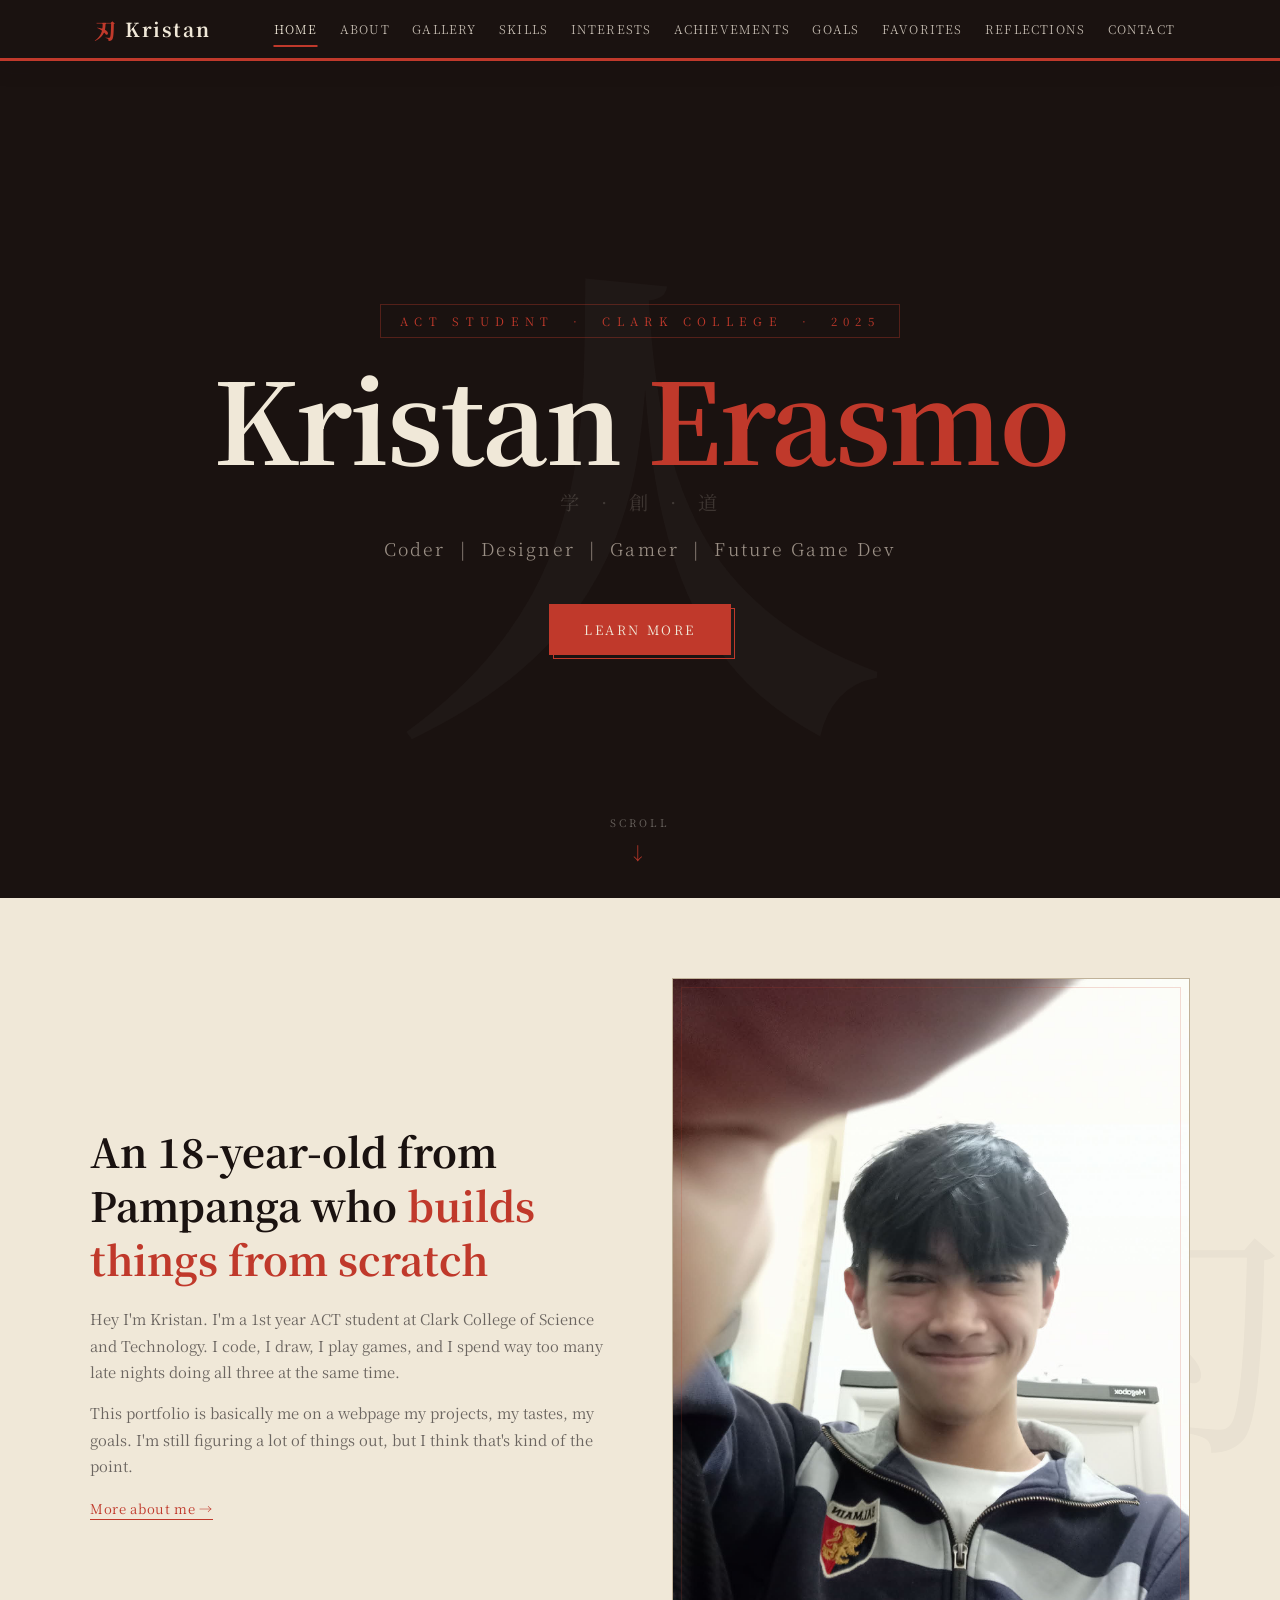
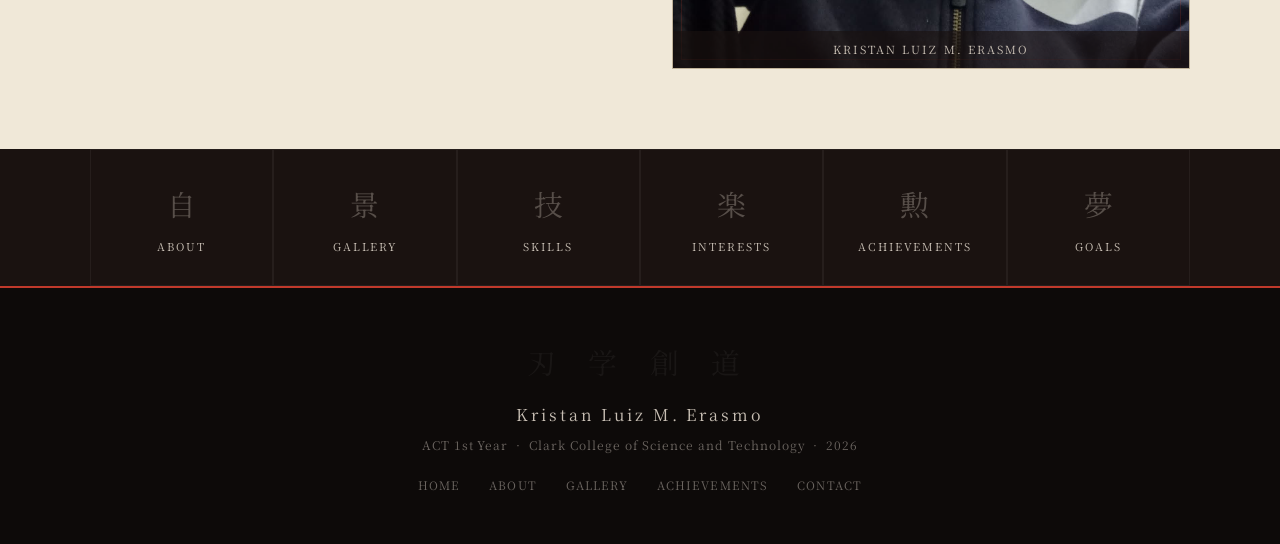
<file: index.html>
<!DOCTYPE html>
<html lang="en">
<head>
  <meta charset="UTF-8">
  <meta name="viewport" content="width=device-width, initial-scale=1.0">
  <title>Kristan Erasmo · Portfolio</title>
  <link rel="stylesheet" href="css/base.css">
  <link rel="stylesheet" href="css/nav.css">
  <link rel="stylesheet" href="css/layout.css">
  <link rel="stylesheet" href="css/home.css">
</head>
<body>

  <nav>
    <div class="nav-wrap">
      <a href="index.html" class="nav-logo">
        <span class="logo-kanji">刃</span> Kristan
      </a>
      <ul class="nav-links">
        <li><a href="index.html" class="on">Home</a></li>
        <li><a href="about.html">About</a></li>
        <li><a href="gallery.html">Gallery</a></li>
        <li><a href="skills.html">Skills</a></li>
        <li><a href="interests.html">Interests</a></li>
        <li><a href="achievements.html">Achievements</a></li>
        <li><a href="goals.html">Goals</a></li>
        <li><a href="favorites.html">Favorites</a></li>
        <li><a href="reflections.html">Reflections</a></li>
        <li><a href="contact.html">Contact</a></li>
      </ul>
    </div>
  </nav>

  <section class="hero">
    <div class="hero-big-kanji">人</div>
    <div class="hero-content">
      <span class="hero-eyebrow">ACT Student &nbsp;·&nbsp; Clark College &nbsp;·&nbsp; 2025</span>
      <h1 class="hero-name">Kristan <span class="hero-name-red">Erasmo</span></h1>
      <div class="hero-kanji-strip">
        <span>学</span><span>·</span><span>創</span><span>·</span><span>道</span>
      </div>
      <p class="hero-sub">Coder &nbsp;|&nbsp; Designer &nbsp;|&nbsp; Gamer &nbsp;|&nbsp; Future Game Dev</p>
      <a href="about.html" class="hero-btn">Learn More</a>
    </div>
    <div class="hero-scroll">Scroll</div>
  </section>

  <section class="home-intro">
    <div class="home-intro-watermark">刃</div>
    <div class="intro-grid">
      <div class="intro-text">
        <h2>An 18-year-old from Pampanga who <em>builds things from scratch</em></h2>
        <p>
          Hey I'm Kristan. I'm a 1st year ACT student at Clark College of Science and Technology. I code, I draw, I play games, and I spend way too many late nights doing all three at the same time.
        </p>
        <p>
          This portfolio is basically me on a webpage my projects, my tastes, my goals. I'm still figuring a lot of things out, but I think that's kind of the point.
        </p>
        <a href="about.html" class="red-link">More about me →</a>
      </div>
      <div>
        <div class="portrait-box">
          <img src="images/mebutbetter.jpg" alt="">
          <div class="portrait-label">Kristan Luiz M. Erasmo</div>
        </div>
      </div>
    </div>
  </section>

  <section class="quick-bar">
    <div class="quick-bar-inner">
      <a href="about.html" class="quick-item">
        <span class="quick-kanji">自</span>
        <span class="quick-label">About</span>
      </a>
      <a href="gallery.html" class="quick-item">
        <span class="quick-kanji">景</span>
        <span class="quick-label">Gallery</span>
      </a>
      <a href="skills.html" class="quick-item">
        <span class="quick-kanji">技</span>
        <span class="quick-label">Skills</span>
      </a>
      <a href="interests.html" class="quick-item">
        <span class="quick-kanji">楽</span>
        <span class="quick-label">Interests</span>
      </a>
      <a href="achievements.html" class="quick-item">
        <span class="quick-kanji">勲</span>
        <span class="quick-label">Achievements</span>
      </a>
      <a href="goals.html" class="quick-item">
        <span class="quick-kanji">夢</span>
        <span class="quick-label">Goals</span>
      </a>
    </div>
  </section>

  <footer>
    <div class="footer-kanji">刃 学 創 道</div>
    <div class="footer-name">Kristan Luiz M. Erasmo</div>
    <p class="footer-copy">ACT 1st Year &nbsp;·&nbsp; Clark College of Science and Technology &nbsp;·&nbsp; 2026</p>
    <div class="footer-links">
      <a href="index.html">Home</a>
      <a href="about.html">About</a>
      <a href="gallery.html">Gallery</a>
      <a href="achievements.html">Achievements</a>
      <a href="contact.html">Contact</a>
    </div>
  </footer>

</body>
</html>
</file>
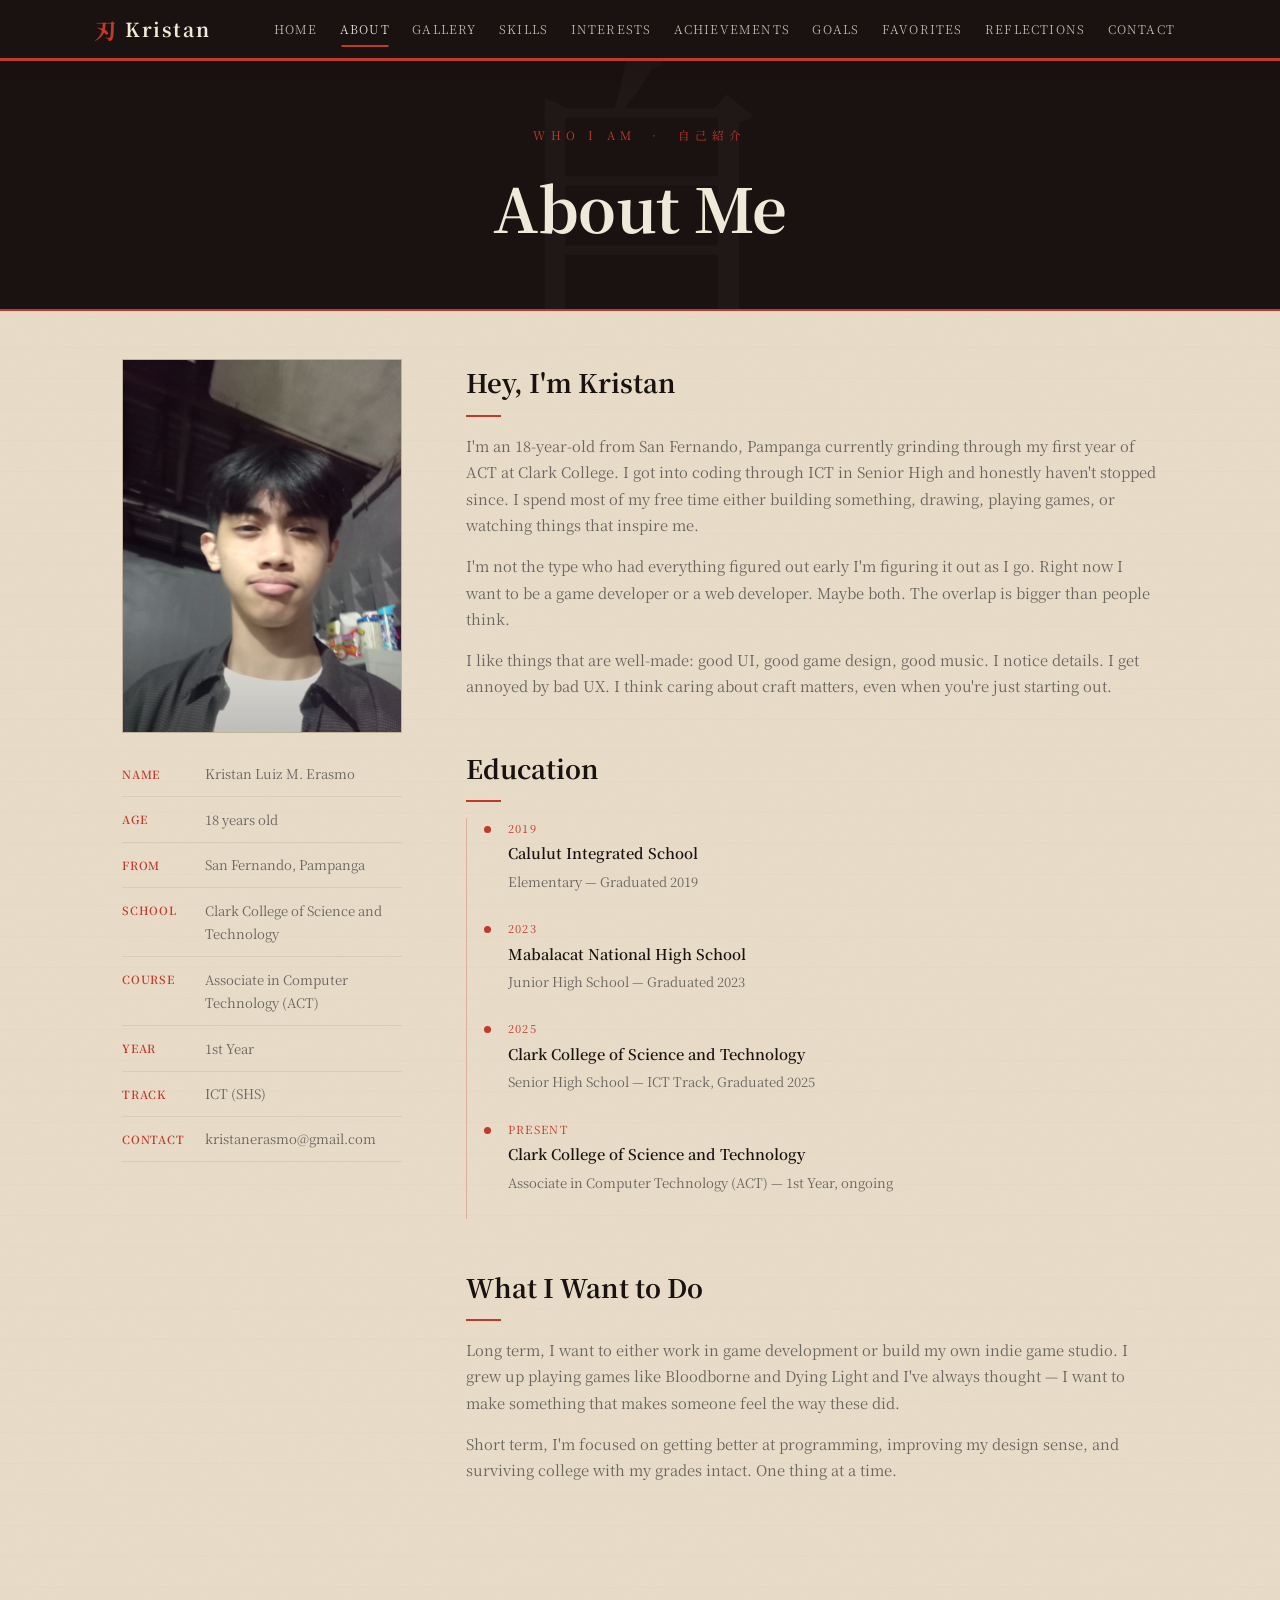
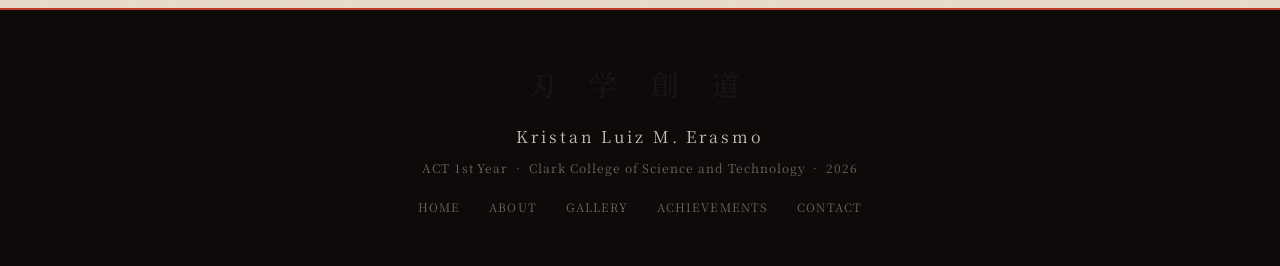
<file: about.html>
<!DOCTYPE html>
<html lang="en">
<head>
  <meta charset="UTF-8">
  <meta name="viewport" content="width=device-width, initial-scale=1.0">
  <title>Kristan Erasmo · About</title>
  <link rel="stylesheet" href="css/base.css">
  <link rel="stylesheet" href="css/nav.css">
  <link rel="stylesheet" href="css/layout.css">
  <link rel="stylesheet" href="css/pages.css">
</head>
<body>

  <nav>
    <div class="nav-wrap">
      <a href="index.html" class="nav-logo"><span class="logo-kanji">刃</span> Kristan</a>
      <ul class="nav-links">
        <li><a href="index.html">Home</a></li>
        <li><a href="about.html" class="on">About</a></li>
        <li><a href="gallery.html">Gallery</a></li>
        <li><a href="skills.html">Skills</a></li>
        <li><a href="interests.html">Interests</a></li>
        <li><a href="achievements.html">Achievements</a></li>
        <li><a href="goals.html">Goals</a></li>
        <li><a href="favorites.html">Favorites</a></li>
        <li><a href="reflections.html">Reflections</a></li>
        <li><a href="contact.html">Contact</a></li>
      </ul>
    </div>
  </nav>

  <div class="page-top">
    <div class="page-top-bg">自</div>
    <span class="page-top-sub">Who I Am &nbsp;·&nbsp; 自己紹介</span>
    <h1>About Me</h1>
  </div>

  <main class="wrap">
    <div class="about-grid">

      <aside class="about-sidebar">
        <div class="about-portrait">
          <img src="images/me.jpg" alt="">
        </div>
        <ul class="about-meta">
          <li><span class="meta-key">Name</span><span class="meta-val">Kristan Luiz M. Erasmo</span></li>
          <li><span class="meta-key">Age</span><span class="meta-val">18 years old</span></li>
          <li><span class="meta-key">From</span><span class="meta-val">San Fernando, Pampanga</span></li>
          <li><span class="meta-key">School</span><span class="meta-val">Clark College of Science and Technology</span></li>
          <li><span class="meta-key">Course</span><span class="meta-val">Associate in Computer Technology (ACT)</span></li>
          <li><span class="meta-key">Year</span><span class="meta-val">1st Year</span></li>
          <li><span class="meta-key">Track</span><span class="meta-val">ICT (SHS)</span></li>
          <li><span class="meta-key">Contact</span><span class="meta-val">kristanerasmo@gmail.com</span></li>
        </ul>
      </aside>

      <div class="about-content">

        <div class="about-block">
          <h2>Hey, I'm Kristan</h2>
          <p>
            I'm an 18-year-old from San Fernando, Pampanga currently grinding through my first year of ACT at Clark College. I got into coding through ICT in Senior High and honestly haven't stopped since. I spend most of my free time either building something, drawing, playing games, or watching things that inspire me.
          </p>
          <p>
            I'm not the type who had everything figured out early I'm figuring it out as I go. Right now I want to be a game developer or a web developer. Maybe both. The overlap is bigger than people think.
          </p>
          <p>
            I like things that are well-made: good UI, good game design, good music. I notice details. I get annoyed by bad UX. I think caring about craft matters, even when you're just starting out.
          </p>
        </div>

        <div class="about-block">
          <h2>Education</h2>
          <ul class="edu-list">
            <li>
              <span class="edu-year">2019</span>
              <span class="edu-school">Calulut Integrated School</span>
              <span class="edu-detail">Elementary — Graduated 2019</span>
            </li>
            <li>
              <span class="edu-year">2023</span>
              <span class="edu-school">Mabalacat National High School</span>
              <span class="edu-detail">Junior High School — Graduated 2023</span>
            </li>
            <li>
              <span class="edu-year">2025</span>
              <span class="edu-school">Clark College of Science and Technology</span>
              <span class="edu-detail">Senior High School — ICT Track, Graduated 2025</span>
            </li>
            <li>
              <span class="edu-year">Present</span>
              <span class="edu-school">Clark College of Science and Technology</span>
              <span class="edu-detail">Associate in Computer Technology (ACT) — 1st Year, ongoing</span>
            </li>
          </ul>
        </div>

        <div class="about-block">
          <h2>What I Want to Do</h2>
          <p>
            Long term, I want to either work in game development or build my own indie game studio. I grew up playing games like Bloodborne and Dying Light and I've always thought — I want to make something that makes someone feel the way these did.
          </p>
          <p>
            Short term, I'm focused on getting better at programming, improving my design sense, and surviving college with my grades intact. One thing at a time.
          </p>
        </div>

      </div>
    </div>
  </main>

  <footer>
    <div class="footer-kanji">刃 学 創 道</div>
    <div class="footer-name">Kristan Luiz M. Erasmo</div>
    <p class="footer-copy">ACT 1st Year &nbsp;·&nbsp; Clark College of Science and Technology &nbsp;·&nbsp; 2026</p>
    <div class="footer-links">
      <a href="index.html">Home</a>
      <a href="about.html">About</a>
      <a href="gallery.html">Gallery</a>
      <a href="achievements.html">Achievements</a>
      <a href="contact.html">Contact</a>
    </div>
  </footer>

</body>
</html>
</file>
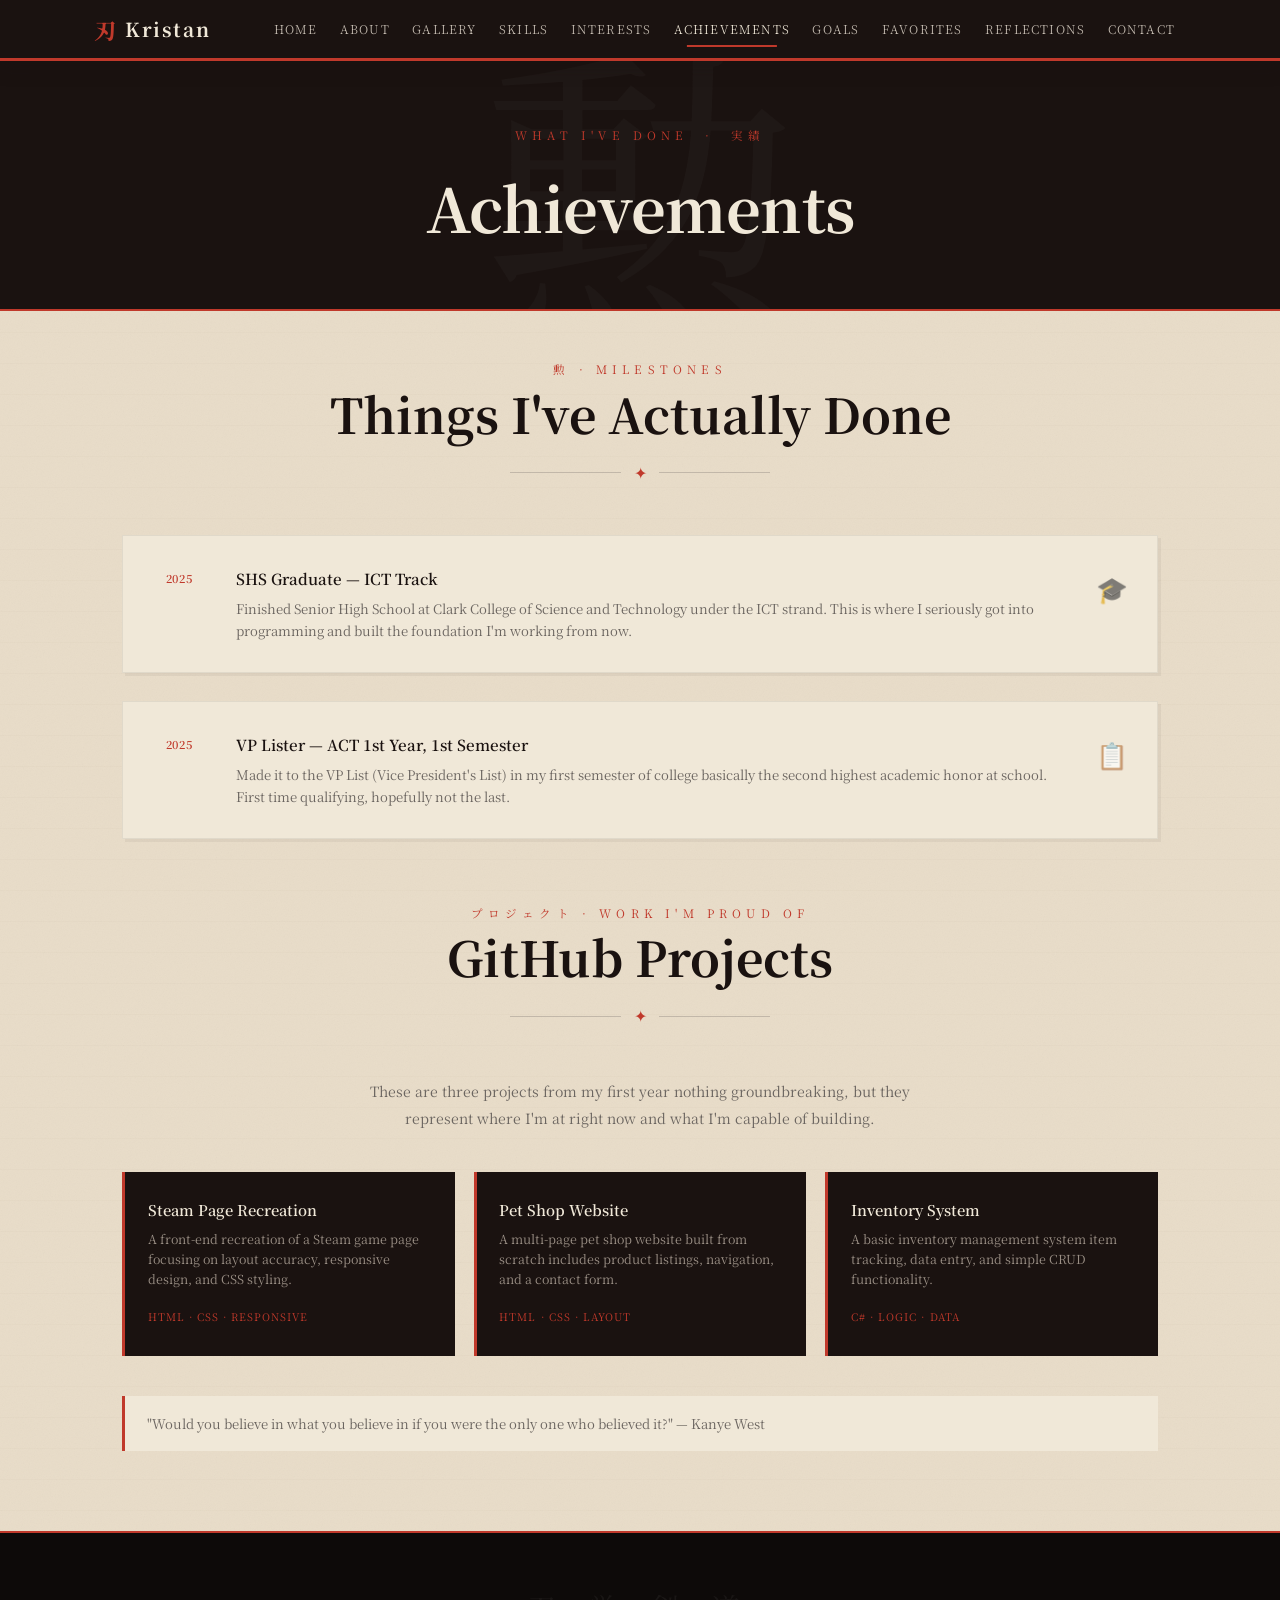
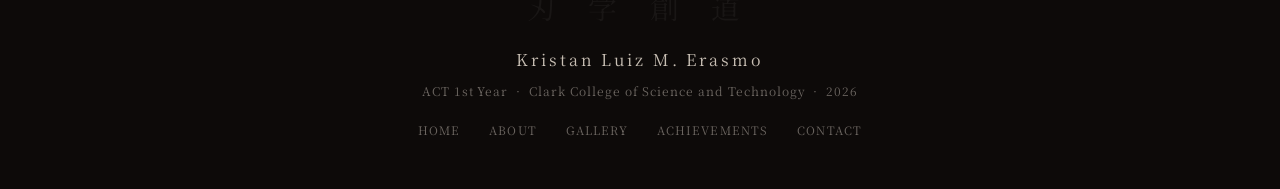
<file: achievements.html>
<!DOCTYPE html>
<html lang="en">
<head>
  <meta charset="UTF-8">
  <meta name="viewport" content="width=device-width, initial-scale=1.0">
  <title>Kristan Erasmo · Achievements</title>
  <link rel="stylesheet" href="css/base.css">
  <link rel="stylesheet" href="css/nav.css">
  <link rel="stylesheet" href="css/layout.css">
  <link rel="stylesheet" href="css/pages.css">
</head>
<body>

  <nav>
    <div class="nav-wrap">
      <a href="index.html" class="nav-logo"><span class="logo-kanji">刃</span> Kristan</a>
      <ul class="nav-links">
        <li><a href="index.html">Home</a></li>
        <li><a href="about.html">About</a></li>
        <li><a href="gallery.html">Gallery</a></li>
        <li><a href="skills.html">Skills</a></li>
        <li><a href="interests.html">Interests</a></li>
        <li><a href="achievements.html" class="on">Achievements</a></li>
        <li><a href="goals.html">Goals</a></li>
        <li><a href="favorites.html">Favorites</a></li>
        <li><a href="reflections.html">Reflections</a></li>
        <li><a href="contact.html">Contact</a></li>
      </ul>
    </div>
  </nav>

  <div class="page-top">
    <div class="page-top-bg">勲</div>
    <span class="page-top-sub">What I've Done &nbsp;·&nbsp; 実績</span>
    <h1>Achievements</h1>
  </div>

  <main class="wrap">

    <div class="sec-head">
      <span class="sec-head-sub">勲 · Milestones</span>
      <h2>Things I've Actually Done</h2>
      <div class="divider-row"><span class="divider-dot">✦</span></div>
    </div>

    <div class="ach-list">

      <div class="ach-item">
        <div class="ach-year">2025</div>
        <div class="ach-body">
          <h3>SHS Graduate — ICT Track</h3>
          <p>
            Finished Senior High School at Clark College of Science and Technology under the ICT strand. This is where I seriously got into programming and built the foundation I'm working from now.
          </p>
        </div>
        <div class="ach-badge">🎓</div>
      </div>

      <div class="ach-item">
        <div class="ach-year">2025</div>
        <div class="ach-body">
          <h3>VP Lister — ACT 1st Year, 1st Semester</h3>
          <p>
            Made it to the VP List (Vice President's List) in my first semester of college basically the second highest academic honor at school. First time qualifying, hopefully not the last.
          </p>
        </div>
        <div class="ach-badge">📋</div>
      </div>

    </div>

    <div class="sec-head" style="margin-top:4rem;">
      <span class="sec-head-sub">プロジェクト · Work I'm Proud Of</span>
      <h2>GitHub Projects</h2>
      <div class="divider-row"><span class="divider-dot">✦</span></div>
    </div>

    <p style="text-align:center;color:var(--smoke);font-size:0.88rem;max-width:560px;margin:0 auto 2rem;line-height:1.9;">
      These are three projects from my first year nothing groundbreaking, but they represent where I'm at right now and what I'm capable of building.
    </p>

    <div class="repo-grid">

      <a class="repo-card" href="https://github.com/tantwoonnn/Steam-Recreation" target="_blank" rel="noopener">
        <span class="repo-name">Steam Page Recreation</span>
        <span class="repo-desc">A front-end recreation of a Steam game page focusing on layout accuracy, responsive design, and CSS styling.</span>
        <span class="repo-tag">HTML · CSS · Responsive</span>
      </a>

      <a class="repo-card" href="https://github.com/tantwoonnn/Pets-and-Animals" target="_blank" rel="noopener">
        <span class="repo-name">Pet Shop Website</span>
        <span class="repo-desc">A multi-page pet shop website built from scratch includes product listings, navigation, and a contact form.</span>
        <span class="repo-tag">HTML · CSS · Layout</span>
      </a>

      <a class="repo-card" href="https://github.com/tantwoonnn/RestoProject" target="_blank" rel="noopener">
        <span class="repo-name">Inventory System</span>
        <span class="repo-desc">A basic inventory management system item tracking, data entry, and simple CRUD functionality.</span>
        <span class="repo-tag">C# · Logic · Data</span>
      </a>

    </div>

    <div class="note-box">
      "Would you believe in what you believe in if you were the only one who believed it?" — Kanye West
    </div>

  </main>

  <footer>
    <div class="footer-kanji">刃 学 創 道</div>
    <div class="footer-name">Kristan Luiz M. Erasmo</div>
    <p class="footer-copy">ACT 1st Year &nbsp;·&nbsp; Clark College of Science and Technology &nbsp;·&nbsp; 2026</p>
    <div class="footer-links">
      <a href="index.html">Home</a>
      <a href="about.html">About</a>
      <a href="gallery.html">Gallery</a>
      <a href="achievements.html">Achievements</a>
      <a href="contact.html">Contact</a>
    </div>
  </footer>

</body>
</html>
</file>
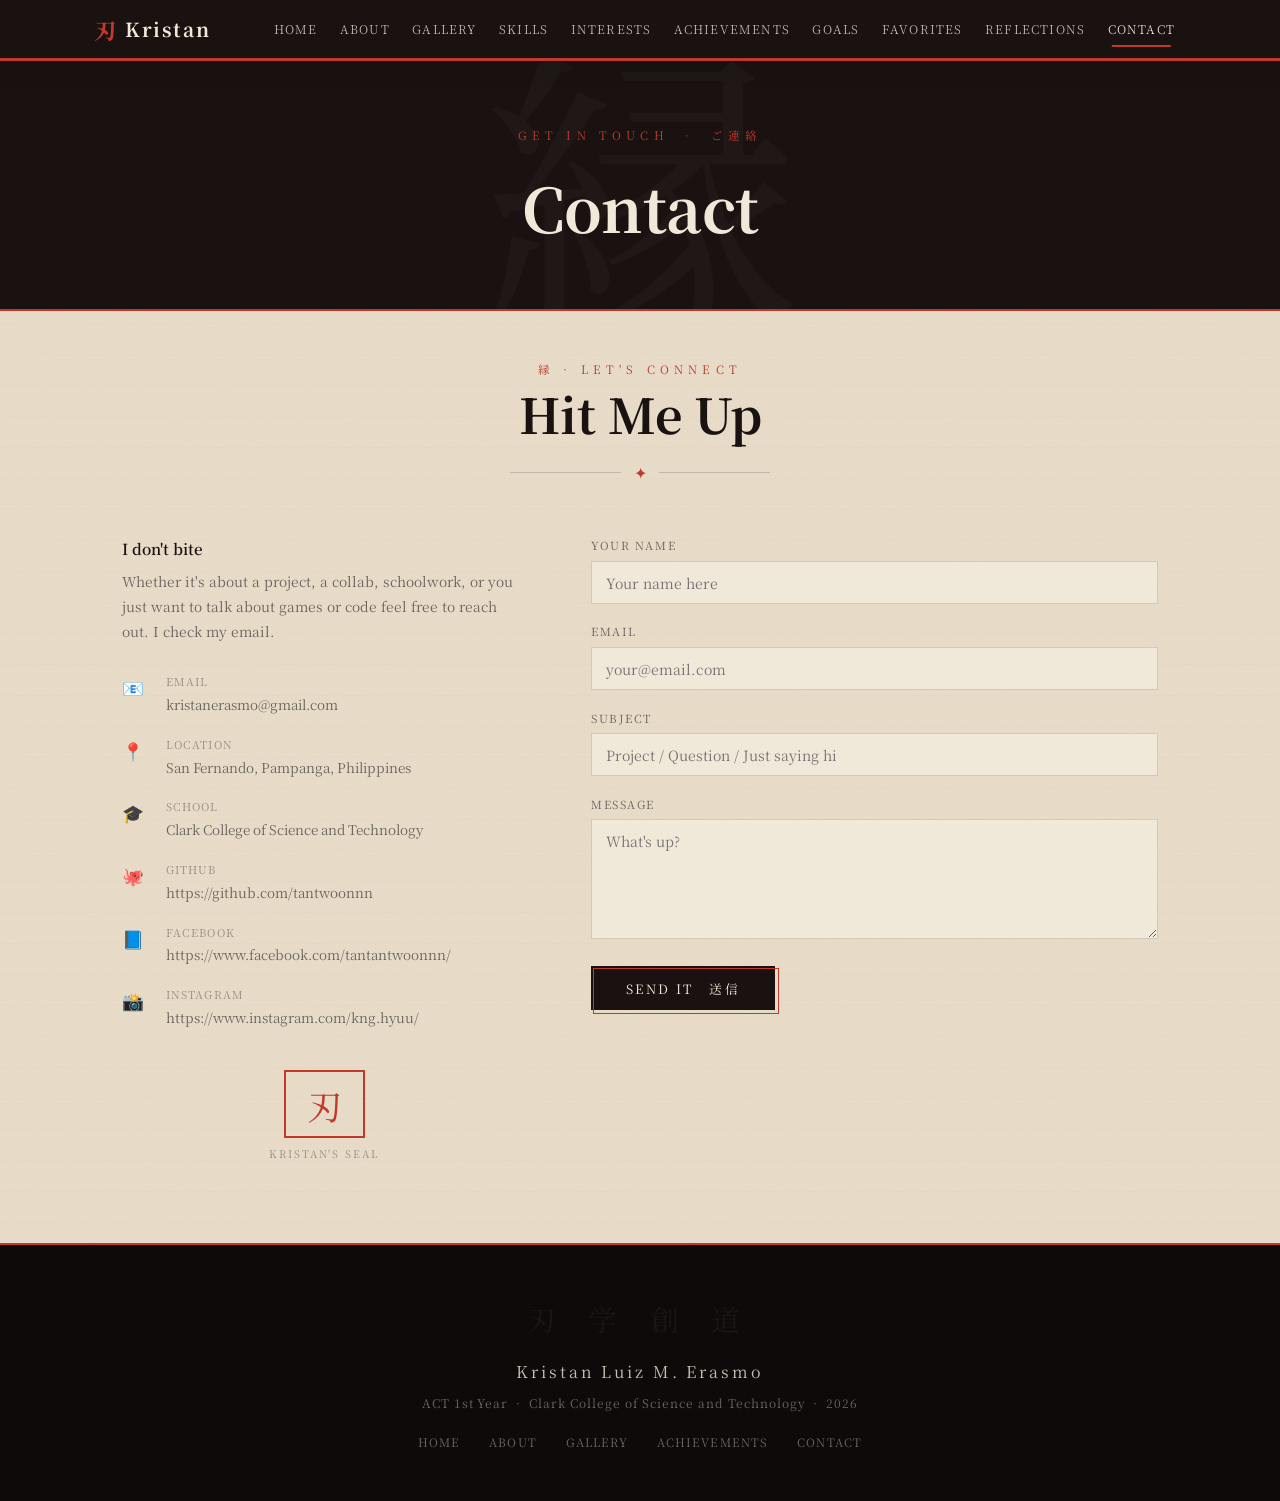
<file: contact.html>
<!DOCTYPE html>
<html lang="en">
<head>
  <meta charset="UTF-8">
  <meta name="viewport" content="width=device-width, initial-scale=1.0">
  <title>Kristan Erasmo · Contact</title>
  <link rel="stylesheet" href="css/base.css">
  <link rel="stylesheet" href="css/nav.css">
  <link rel="stylesheet" href="css/layout.css">
  <link rel="stylesheet" href="css/pages.css">
</head>
<body>

  <nav>
    <div class="nav-wrap">
      <a href="index.html" class="nav-logo"><span class="logo-kanji">刃</span> Kristan</a>
      <ul class="nav-links">
        <li><a href="index.html">Home</a></li>
        <li><a href="about.html">About</a></li>
        <li><a href="gallery.html">Gallery</a></li>
        <li><a href="skills.html">Skills</a></li>
        <li><a href="interests.html">Interests</a></li>
        <li><a href="achievements.html">Achievements</a></li>
        <li><a href="goals.html">Goals</a></li>
        <li><a href="favorites.html">Favorites</a></li>
        <li><a href="reflections.html">Reflections</a></li>
        <li><a href="contact.html" class="on">Contact</a></li>
      </ul>
    </div>
  </nav>

  <div class="page-top">
    <div class="page-top-bg">縁</div>
    <span class="page-top-sub">Get in Touch &nbsp;·&nbsp; ご連絡</span>
    <h1>Contact</h1>
  </div>

  <main class="wrap">

    <div class="sec-head">
      <span class="sec-head-sub">縁 · Let's Connect</span>
      <h2>Hit Me Up</h2>
      <div class="divider-row"><span class="divider-dot">✦</span></div>
    </div>

    <div class="contact-grid">

      <div class="contact-info">
        <h3>I don't bite</h3>
        <p>
          Whether it's about a project, a collab, schoolwork, or you just want to talk about games or code feel free to reach out. I check my email.
        </p>

        <div class="contact-row">
          <span class="contact-icon">📧</span>
          <div class="contact-text">
            <span class="contact-label">Email</span>
            kristanerasmo@gmail.com
          </div>
        </div>

        <div class="contact-row">
          <span class="contact-icon">📍</span>
          <div class="contact-text">
            <span class="contact-label">Location</span>
            San Fernando, Pampanga, Philippines
          </div>
        </div>

        <div class="contact-row">
          <span class="contact-icon">🎓</span>
          <div class="contact-text">
            <span class="contact-label">School</span>
            Clark College of Science and Technology
          </div>
        </div>

        <div class="contact-row">
          <span class="contact-icon">🐙</span>
          <div class="contact-text">
            <span class="contact-label">GitHub</span>
            https://github.com/tantwoonnn
          </div>
        </div>

        <div class="contact-row">
          <span class="contact-icon">📘</span>
          <div class="contact-text">
            <span class="contact-label">Facebook</span>
            https://www.facebook.com/tantantwoonnn/
          </div>
        </div>

        <div class="contact-row">
          <span class="contact-icon">📸</span>
          <div class="contact-text">
            <span class="contact-label">Instagram</span>
            https://www.instagram.com/kng.hyuu/
          </div>
        </div>

        <div class="seal-box">
          <div class="seal">刃</div>
          <span class="seal-label">Kristan's Seal</span>
        </div>
      </div>

      <div>
        <form action="#" method="post">
          <div class="form-field">
            <label for="name">Your Name</label>
            <input type="text" id="name" name="name" placeholder="Your name here">
          </div>
          <div class="form-field">
            <label for="email">Email</label>
            <input type="email" id="email" name="email" placeholder="your@email.com">
          </div>
          <div class="form-field">
            <label for="subject">Subject</label>
            <input type="text" id="subject" name="subject" placeholder="Project / Question / Just saying hi">
          </div>
          <div class="form-field">
            <label for="message">Message</label>
            <textarea id="message" name="message" placeholder="What's up?"></textarea>
          </div>
          <button type="submit" class="submit-btn">Send It &nbsp; 送信</button>
        </form>
      </div>

    </div>

  </main>

  <footer>
    <div class="footer-kanji">刃 学 創 道</div>
    <div class="footer-name">Kristan Luiz M. Erasmo</div>
    <p class="footer-copy">ACT 1st Year &nbsp;·&nbsp; Clark College of Science and Technology &nbsp;·&nbsp; 2026</p>
    <div class="footer-links">
      <a href="index.html">Home</a>
      <a href="about.html">About</a>
      <a href="gallery.html">Gallery</a>
      <a href="achievements.html">Achievements</a>
      <a href="contact.html">Contact</a>
    </div>
  </footer>

</body>
</html>
</file>
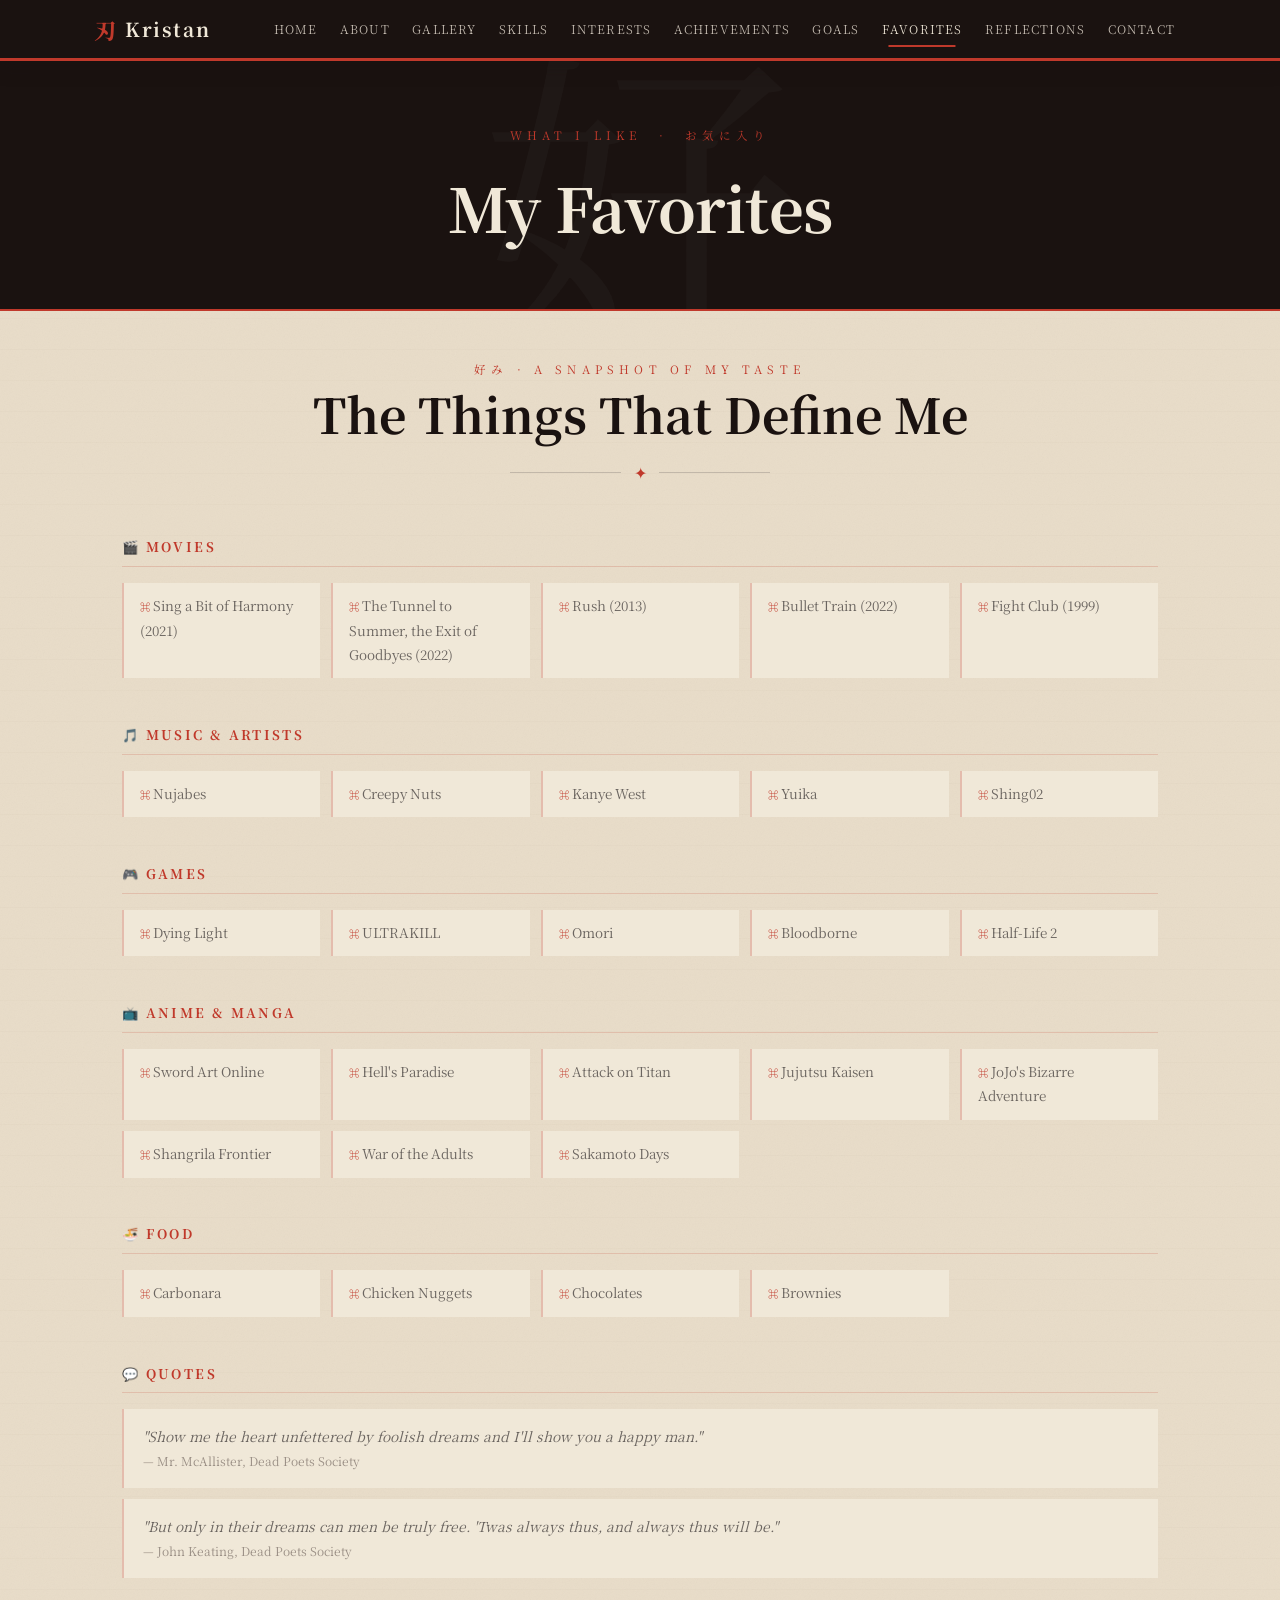
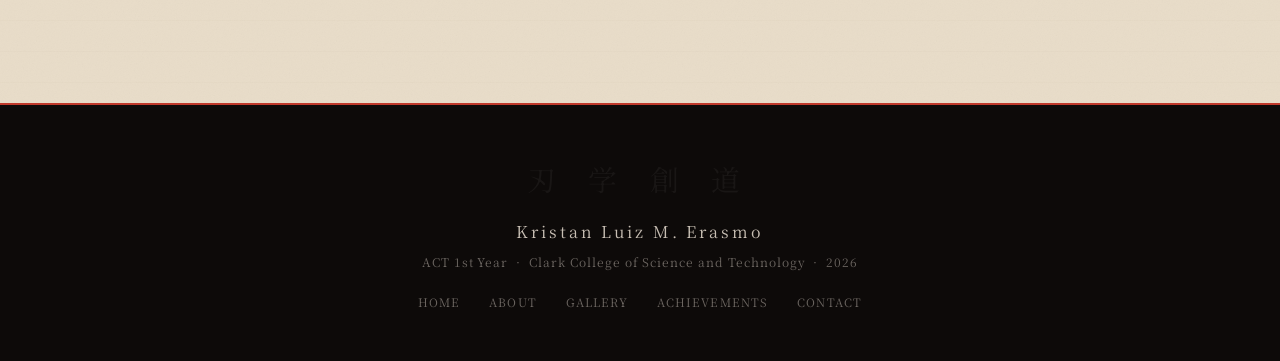
<file: favorites.html>
<!DOCTYPE html>
<html lang="en">
<head>
  <meta charset="UTF-8">
  <meta name="viewport" content="width=device-width, initial-scale=1.0">
  <title>Kristan Erasmo · Favorites</title>
  <link rel="stylesheet" href="css/base.css">
  <link rel="stylesheet" href="css/nav.css">
  <link rel="stylesheet" href="css/layout.css">
  <link rel="stylesheet" href="css/pages.css">
</head>
<body>

  <nav>
    <div class="nav-wrap">
      <a href="index.html" class="nav-logo"><span class="logo-kanji">刃</span> Kristan</a>
      <ul class="nav-links">
        <li><a href="index.html">Home</a></li>
        <li><a href="about.html">About</a></li>
        <li><a href="gallery.html">Gallery</a></li>
        <li><a href="skills.html">Skills</a></li>
        <li><a href="interests.html">Interests</a></li>
        <li><a href="achievements.html">Achievements</a></li>
        <li><a href="goals.html">Goals</a></li>
        <li><a href="favorites.html" class="on">Favorites</a></li>
        <li><a href="reflections.html">Reflections</a></li>
        <li><a href="contact.html">Contact</a></li>
      </ul>
    </div>
  </nav>

  <div class="page-top">
    <div class="page-top-bg">好</div>
    <span class="page-top-sub">What I Like &nbsp;·&nbsp; お気に入り</span>
    <h1>My Favorites</h1>
  </div>

  <main class="wrap">

    <div class="sec-head">
      <span class="sec-head-sub">好み · A Snapshot of My Taste</span>
      <h2>The Things That Define Me</h2>
      <div class="divider-row"><span class="divider-dot">✦</span></div>
    </div>

    <div class="fav-section">
      <h3>🎬 Movies</h3>
      <ul class="fav-grid">
        <li>Sing a Bit of Harmony (2021)</li>
        <li>The Tunnel to Summer, the Exit of Goodbyes (2022)</li>
        <li>Rush (2013)</li>
        <li>Bullet Train (2022)</li>
        <li>Fight Club (1999)</li>
      </ul>
    </div>

    <div class="fav-section">
      <h3>🎵 Music &amp; Artists</h3>
      <ul class="fav-grid">
        <li>Nujabes</li>
        <li>Creepy Nuts</li>
        <li>Kanye West</li>
        <li>Yuika</li>
        <li>Shing02</li>
      </ul>
    </div>

    <div class="fav-section">
      <h3>🎮 Games</h3>
      <ul class="fav-grid">
        <li>Dying Light</li>
        <li>ULTRAKILL</li>
        <li>Omori</li>
        <li>Bloodborne</li>
        <li>Half-Life 2</li>
      </ul>
    </div>

    <div class="fav-section">
      <h3>📺 Anime &amp; Manga</h3>
      <ul class="fav-grid">
        <li>Sword Art Online</li>
        <li>Hell's Paradise</li>
        <li>Attack on Titan</li>
        <li>Jujutsu Kaisen</li>
        <li>JoJo's Bizarre Adventure</li>
        <li>Shangrila Frontier</li>
        <li>War of the Adults</li>
        <li>Sakamoto Days</li>
      </ul>
    </div>

    <div class="fav-section">
      <h3>🍜 Food</h3>
      <ul class="fav-grid">
        <li>Carbonara</li>
        <li>Chicken Nuggets</li>
        <li>Chocolates</li>
        <li>Brownies</li>
      </ul>
    </div>

    <div class="fav-section">
      <h3>💬 Quotes</h3>
      <ul class="fav-quote-list">
        <li>
          "Show me the heart unfettered by foolish dreams and I'll show you a happy man."<br>
          <span style="font-size:0.75rem;color:var(--light-smoke);font-style:normal;">— Mr. McAllister, Dead Poets Society</span>
        </li>
        <li>
          "But only in their dreams can men be truly free. 'Twas always thus, and always thus will be."<br>
          <span style="font-size:0.75rem;color:var(--light-smoke);font-style:normal;">— John Keating, Dead Poets Society</span>
        </li>
      </ul>
    </div>

  </main>

  <footer>
    <div class="footer-kanji">刃 学 創 道</div>
    <div class="footer-name">Kristan Luiz M. Erasmo</div>
    <p class="footer-copy">ACT 1st Year &nbsp;·&nbsp; Clark College of Science and Technology &nbsp;·&nbsp; 2026</p>
    <div class="footer-links">
      <a href="index.html">Home</a>
      <a href="about.html">About</a>
      <a href="gallery.html">Gallery</a>
      <a href="achievements.html">Achievements</a>
      <a href="contact.html">Contact</a>
    </div>
  </footer>

</body>
</html>
</file>
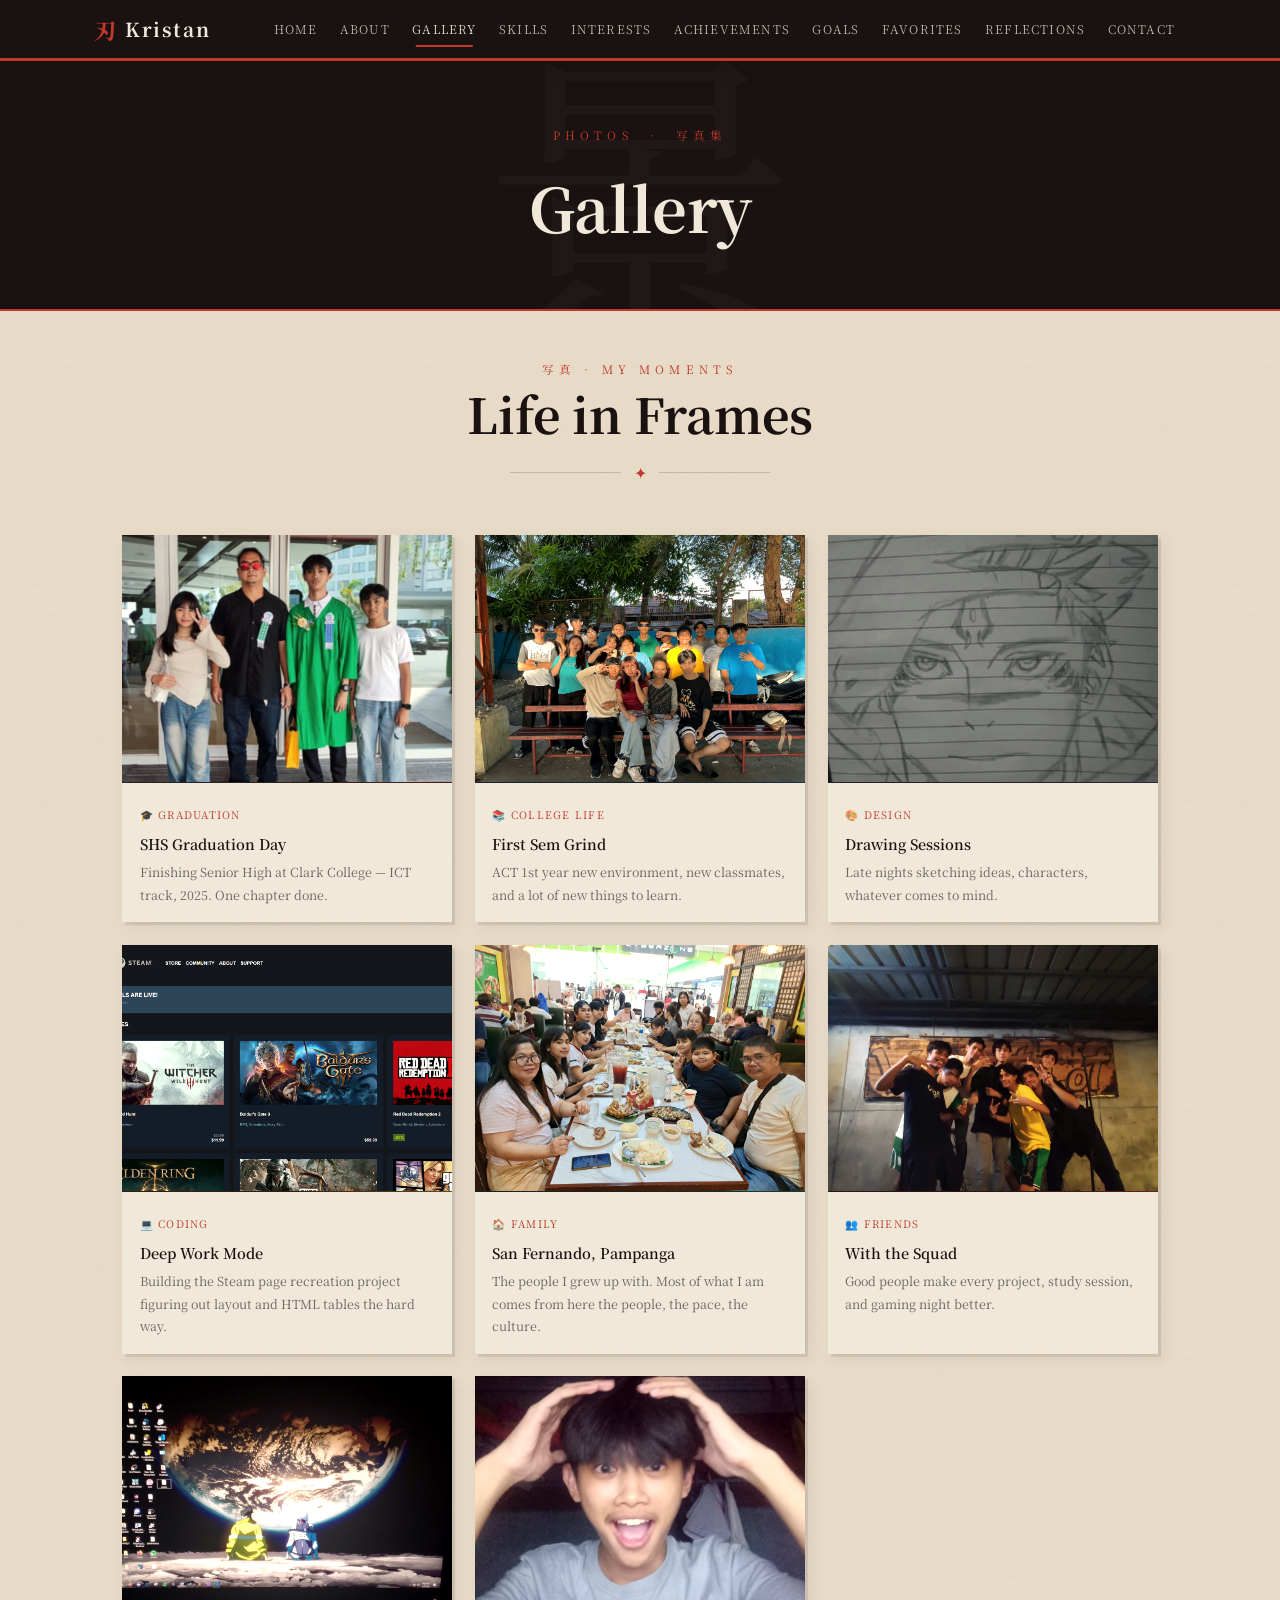
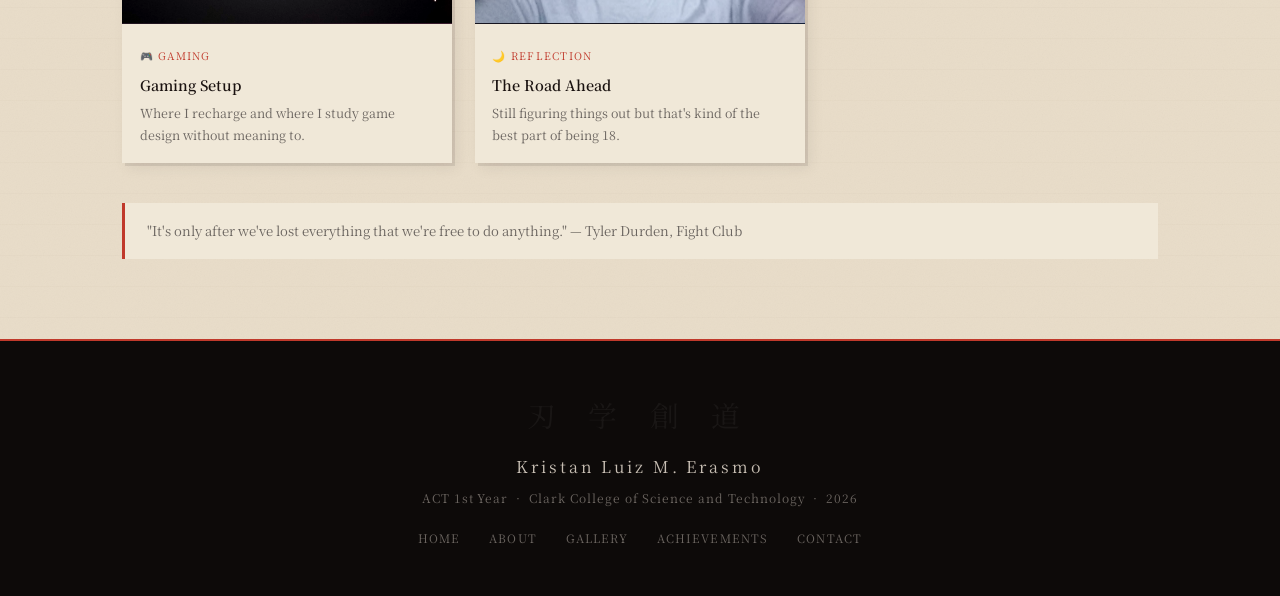
<file: gallery.html>
<!DOCTYPE html>
<html lang="en">
<head>
  <meta charset="UTF-8">
  <meta name="viewport" content="width=device-width, initial-scale=1.0">
  <title>Kristan Erasmo · Gallery</title>
  <link rel="stylesheet" href="css/base.css">
  <link rel="stylesheet" href="css/nav.css">
  <link rel="stylesheet" href="css/layout.css">
  <link rel="stylesheet" href="css/pages.css">
  <style>
    .g1 { background: linear-gradient(135deg, #2d2520 30%, #8b1a1a); }
    .g2 { background: linear-gradient(135deg, #1a2535 30%, #1a4a6b); }
    .g3 { background: linear-gradient(135deg, #252030 30%, #4a2a6b); }
    .g4 { background: linear-gradient(135deg, #302010 30%, #c9a227); }
    .g5 { background: linear-gradient(135deg, #1a2520 30%, #2d6a4f); }
    .g6 { background: linear-gradient(135deg, #301515 30%, #c0392b); }
    .g7 { background: linear-gradient(135deg, #201520 30%, #6b2a4a); }
    .g8 { background: linear-gradient(135deg, #151520 30%, #1a3a6b); }
    .g-char {
      color: rgba(255,255,255,0.12);
      font-size: 3.5rem;
      font-family: 'Noto Serif JP', serif;
      position: absolute;
      bottom: 0.8rem;
      right: 0.8rem;
    }
  </style>
</head>
<body>

  <nav>
    <div class="nav-wrap">
      <a href="index.html" class="nav-logo"><span class="logo-kanji">刃</span> Kristan</a>
      <ul class="nav-links">
        <li><a href="index.html">Home</a></li>
        <li><a href="about.html">About</a></li>
        <li><a href="gallery.html" class="on">Gallery</a></li>
        <li><a href="skills.html">Skills</a></li>
        <li><a href="interests.html">Interests</a></li>
        <li><a href="achievements.html">Achievements</a></li>
        <li><a href="goals.html">Goals</a></li>
        <li><a href="favorites.html">Favorites</a></li>
        <li><a href="reflections.html">Reflections</a></li>
        <li><a href="contact.html">Contact</a></li>
      </ul>
    </div>
  </nav>

  <div class="page-top">
    <div class="page-top-bg">景</div>
    <span class="page-top-sub">Photos &nbsp;·&nbsp; 写真集</span>
    <h1>Gallery</h1>
  </div>

  <main class="wrap">

    <div class="sec-head">
      <span class="sec-head-sub">写真 · My Moments</span>
      <h2>Life in Frames</h2>
      <div class="divider-row"><span class="divider-dot">✦</span></div>
    </div>

    <div class="gallery-grid">

      <div class="gallery-item">
        <div class="gallery-imgbox g1">
          <span class="g-char">卒</span>
          <img src="images/graduation.jpg" alt="">
        </div>
        <div class="gallery-caption">
          <span class="tag">🎓 Graduation</span>
          <h3>SHS Graduation Day</h3>
          <p>Finishing Senior High at Clark College — ICT track, 2025. One chapter done.</p>
        </div>
      </div>

      <div class="gallery-item">
        <div class="gallery-imgbox g2">
          <span class="g-char">学</span>
          <img src="images/college.jpg" alt="">
        </div>
        <div class="gallery-caption">
          <span class="tag">📚 College Life</span>
          <h3>First Sem Grind</h3>
          <p>ACT 1st year new environment, new classmates, and a lot of new things to learn.</p>
        </div>
      </div>

      <div class="gallery-item">
        <div class="gallery-imgbox g3">
          <span class="g-char">創</span>
          <img src="images/draw.png" alt="">
        </div>
        <div class="gallery-caption">
          <span class="tag">🎨 Design</span>
          <h3>Drawing Sessions</h3>
          <p>Late nights sketching ideas, characters, whatever comes to mind.</p>
        </div>
      </div>

      <div class="gallery-item">
        <div class="gallery-imgbox g4">
          <span class="g-char">技</span>
          <img src="images/steam.png" alt="">
        </div>
        <div class="gallery-caption">
          <span class="tag">💻 Coding</span>
          <h3>Deep Work Mode</h3>
          <p>Building the Steam page recreation project figuring out layout and HTML tables the hard way.</p>
        </div>
      </div>

      <div class="gallery-item">
        <div class="gallery-imgbox g5">
          <span class="g-char">家</span>
          <img src="images/family.jpg" alt="">
        </div>
        <div class="gallery-caption">
          <span class="tag">🏠 Family</span>
          <h3>San Fernando, Pampanga</h3>
          <p>The people I grew up with. Most of what I am comes from here the people, the pace, the culture.</p>
        </div>
      </div>

      <div class="gallery-item">
        <div class="gallery-imgbox g6">
          <span class="g-char">友</span>
          <img src="images/friendo.jpg" alt="">
        </div>
        <div class="gallery-caption">
          <span class="tag">👥 Friends</span>
          <h3>With the Squad</h3>
          <p>Good people make every project, study session, and gaming night better.</p>
        </div>
      </div>

      <div class="gallery-item">
        <div class="gallery-imgbox g7">
          <span class="g-char">遊</span>
          <img src="images/setup.jpg" alt="">
        </div>
        <div class="gallery-caption">
          <span class="tag">🎮 Gaming</span>
          <h3>Gaming Setup</h3>
          <p>Where I recharge and where I study game design without meaning to.</p>
        </div>
      </div>

      <div class="gallery-item">
        <div class="gallery-imgbox g8">
          <span class="g-char">道</span>
          <img src="images/stressed.jpg" alt="">
        </div>
        <div class="gallery-caption">
          <span class="tag">🌙 Reflection</span>
          <h3>The Road Ahead</h3>
          <p>Still figuring things out but that's kind of the best part of being 18.</p>
        </div>
      </div>

    </div>

    <div class="note-box">
      "It's only after we've lost everything that we're free to do anything." — Tyler Durden, Fight Club
    </div>

  </main>

  <footer>
    <div class="footer-kanji">刃 学 創 道</div>
    <div class="footer-name">Kristan Luiz M. Erasmo</div>
    <p class="footer-copy">ACT 1st Year &nbsp;·&nbsp; Clark College of Science and Technology &nbsp;·&nbsp; 2026</p>
    <div class="footer-links">
      <a href="index.html">Home</a>
      <a href="about.html">About</a>
      <a href="gallery.html">Gallery</a>
      <a href="achievements.html">Achievements</a>
      <a href="contact.html">Contact</a>
    </div>
  </footer>

</body>
</html>
</file>
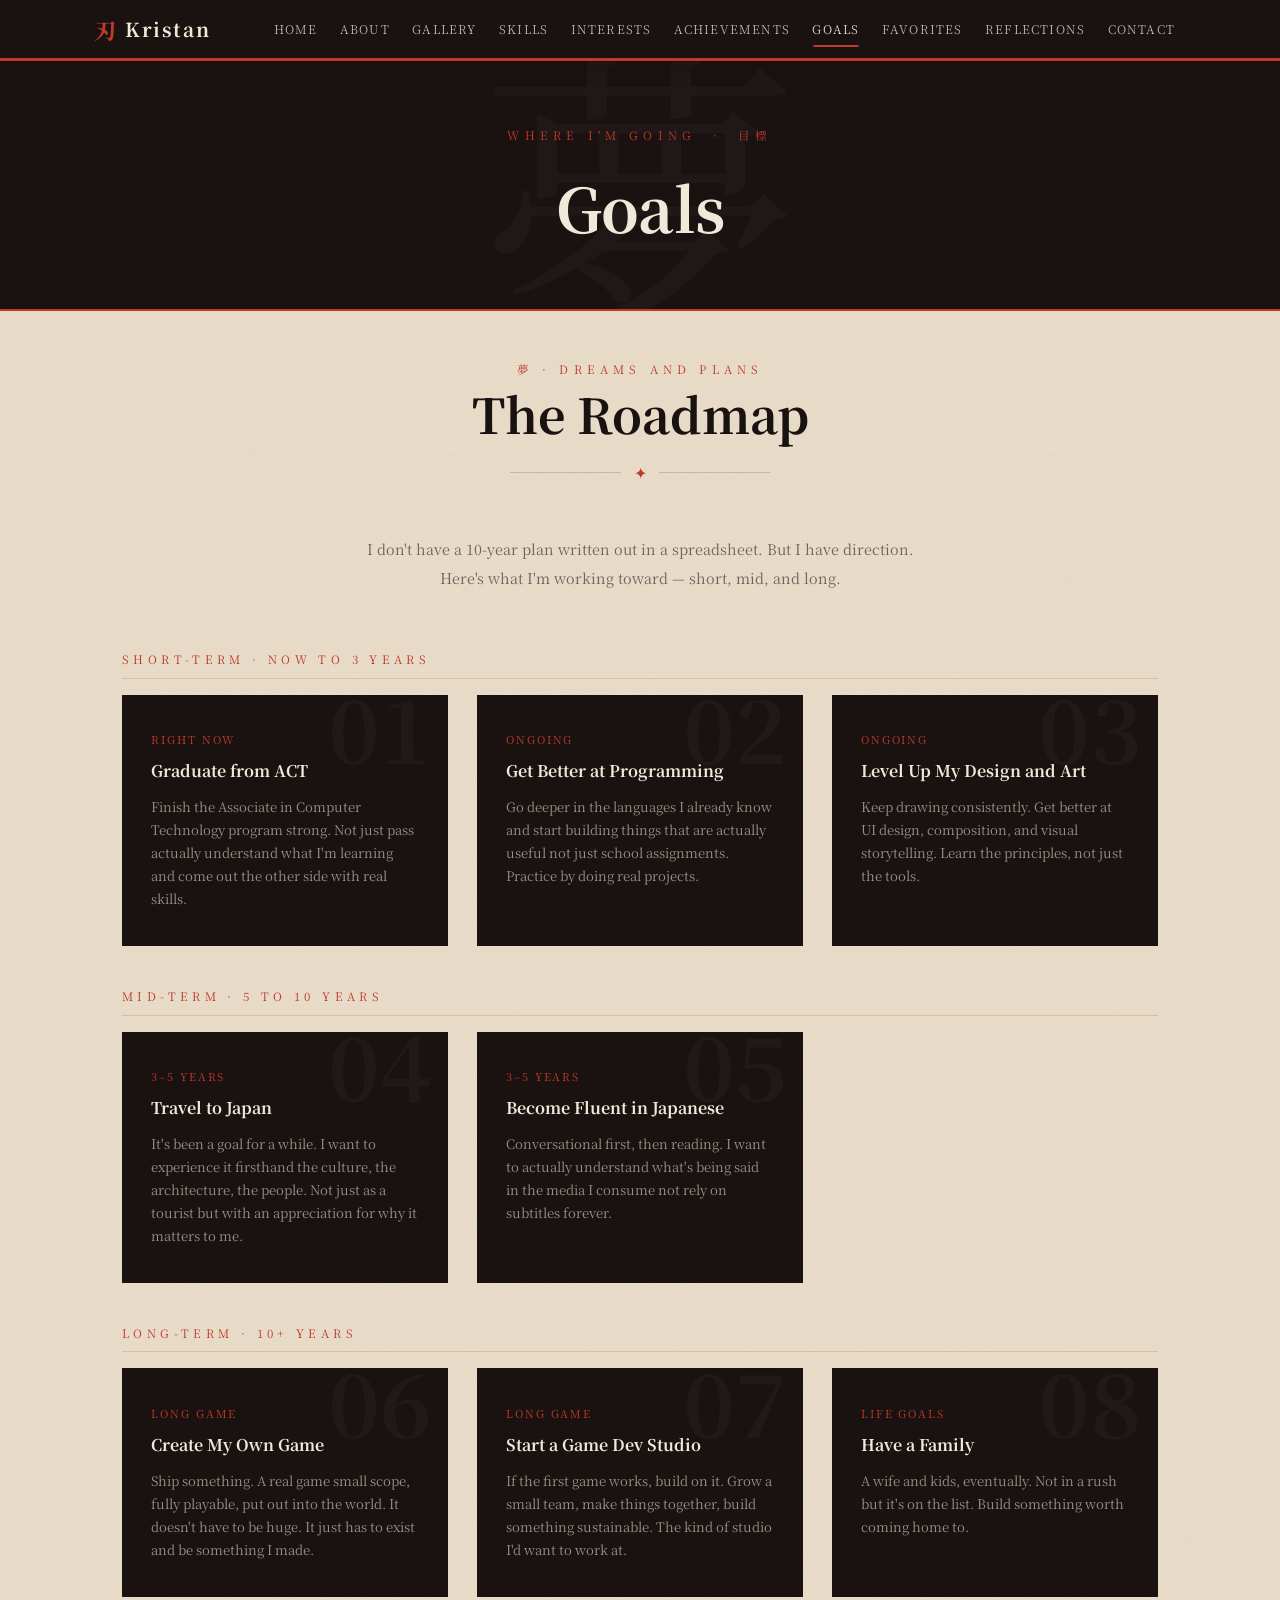
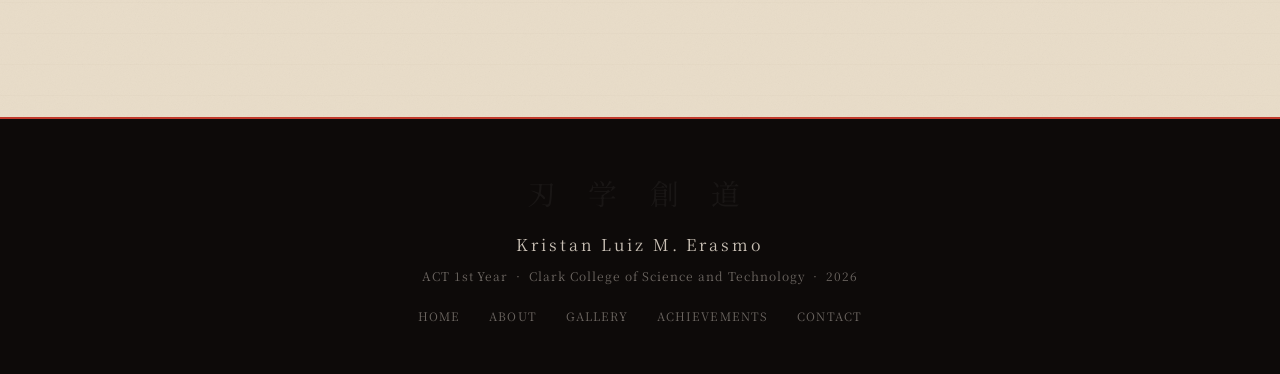
<file: goals.html>
<!DOCTYPE html>
<html lang="en">
<head>
  <meta charset="UTF-8">
  <meta name="viewport" content="width=device-width, initial-scale=1.0">
  <title>Kristan Erasmo · Goals</title>
  <link rel="stylesheet" href="css/base.css">
  <link rel="stylesheet" href="css/nav.css">
  <link rel="stylesheet" href="css/layout.css">
  <link rel="stylesheet" href="css/pages.css">
</head>
<body>

  <nav>
    <div class="nav-wrap">
      <a href="index.html" class="nav-logo"><span class="logo-kanji">刃</span> Kristan</a>
      <ul class="nav-links">
        <li><a href="index.html">Home</a></li>
        <li><a href="about.html">About</a></li>
        <li><a href="gallery.html">Gallery</a></li>
        <li><a href="skills.html">Skills</a></li>
        <li><a href="interests.html">Interests</a></li>
        <li><a href="achievements.html">Achievements</a></li>
        <li><a href="goals.html" class="on">Goals</a></li>
        <li><a href="favorites.html">Favorites</a></li>
        <li><a href="reflections.html">Reflections</a></li>
        <li><a href="contact.html">Contact</a></li>
      </ul>
    </div>
  </nav>

  <div class="page-top">
    <div class="page-top-bg">夢</div>
    <span class="page-top-sub">Where I'm Going &nbsp;·&nbsp; 目標</span>
    <h1>Goals</h1>
  </div>

  <main class="wrap">

    <div class="sec-head">
      <span class="sec-head-sub">夢 · Dreams and Plans</span>
      <h2>The Roadmap</h2>
      <div class="divider-row"><span class="divider-dot">✦</span></div>
    </div>

    <p style="text-align:center;color:var(--smoke);font-size:0.9rem;max-width:580px;margin:0 auto 3.5rem;line-height:2;">
      I don't have a 10-year plan written out in a spreadsheet. But I have direction. Here's what I'm working toward — short, mid, and long.
    </p>

    <div class="goals-tier-label">Short-Term · Now to 3 Years</div>
    <div class="goals-grid">
      <div class="goal-card">
        <span class="goal-num">01</span>
        <span class="goal-timeframe">Right Now</span>
        <h3>Graduate from ACT</h3>
        <p>Finish the Associate in Computer Technology program strong. Not just pass actually understand what I'm learning and come out the other side with real skills.</p>
      </div>
      <div class="goal-card">
        <span class="goal-num">02</span>
        <span class="goal-timeframe">Ongoing</span>
        <h3>Get Better at Programming</h3>
        <p>Go deeper in the languages I already know and start building things that are actually useful not just school assignments. Practice by doing real projects.</p>
      </div>
      <div class="goal-card">
        <span class="goal-num">03</span>
        <span class="goal-timeframe">Ongoing</span>
        <h3>Level Up My Design and Art</h3>
        <p>Keep drawing consistently. Get better at UI design, composition, and visual storytelling. Learn the principles, not just the tools.</p>
      </div>
    </div>

    <div class="goals-tier-label" style="margin-top:2.5rem;">Mid-Term · 5 to 10 Years</div>
    <div class="goals-grid">
      <div class="goal-card">
        <span class="goal-num">04</span>
        <span class="goal-timeframe">3–5 Years</span>
        <h3>Travel to Japan</h3>
        <p>It's been a goal for a while. I want to experience it firsthand  the culture, the architecture, the people. Not just as a tourist but with an appreciation for why it matters to me.</p>
      </div>
      <div class="goal-card">
        <span class="goal-num">05</span>
        <span class="goal-timeframe">3–5 Years</span>
        <h3>Become Fluent in Japanese</h3>
        <p>Conversational first, then reading. I want to actually understand what's being said in the media I consume not rely on subtitles forever.</p>
      </div>
    </div>

    <div class="goals-tier-label" style="margin-top:2.5rem;">Long-Term · 10+ Years</div>
    <div class="goals-grid">
      <div class="goal-card">
        <span class="goal-num">06</span>
        <span class="goal-timeframe">Long Game</span>
        <h3>Create My Own Game</h3>
        <p>Ship something. A real game  small scope, fully playable, put out into the world. It doesn't have to be huge. It just has to exist and be something I made.</p>
      </div>
      <div class="goal-card">
        <span class="goal-num">07</span>
        <span class="goal-timeframe">Long Game</span>
        <h3>Start a Game Dev Studio</h3>
        <p>If the first game works, build on it. Grow a small team, make things together, build something sustainable. The kind of studio I'd want to work at.</p>
      </div>
      <div class="goal-card">
        <span class="goal-num">08</span>
        <span class="goal-timeframe">Life Goals</span>
        <h3>Have a Family</h3>
        <p>A wife and kids, eventually. Not in a rush  but it's on the list. Build something worth coming home to.</p>
      </div>
    </div>

  </main>

  <footer>
    <div class="footer-kanji">刃 学 創 道</div>
    <div class="footer-name">Kristan Luiz M. Erasmo</div>
    <p class="footer-copy">ACT 1st Year &nbsp;·&nbsp; Clark College of Science and Technology &nbsp;·&nbsp; 2026</p>
    <div class="footer-links">
      <a href="index.html">Home</a>
      <a href="about.html">About</a>
      <a href="gallery.html">Gallery</a>
      <a href="achievements.html">Achievements</a>
      <a href="contact.html">Contact</a>
    </div>
  </footer>

</body>
</html>
</file>
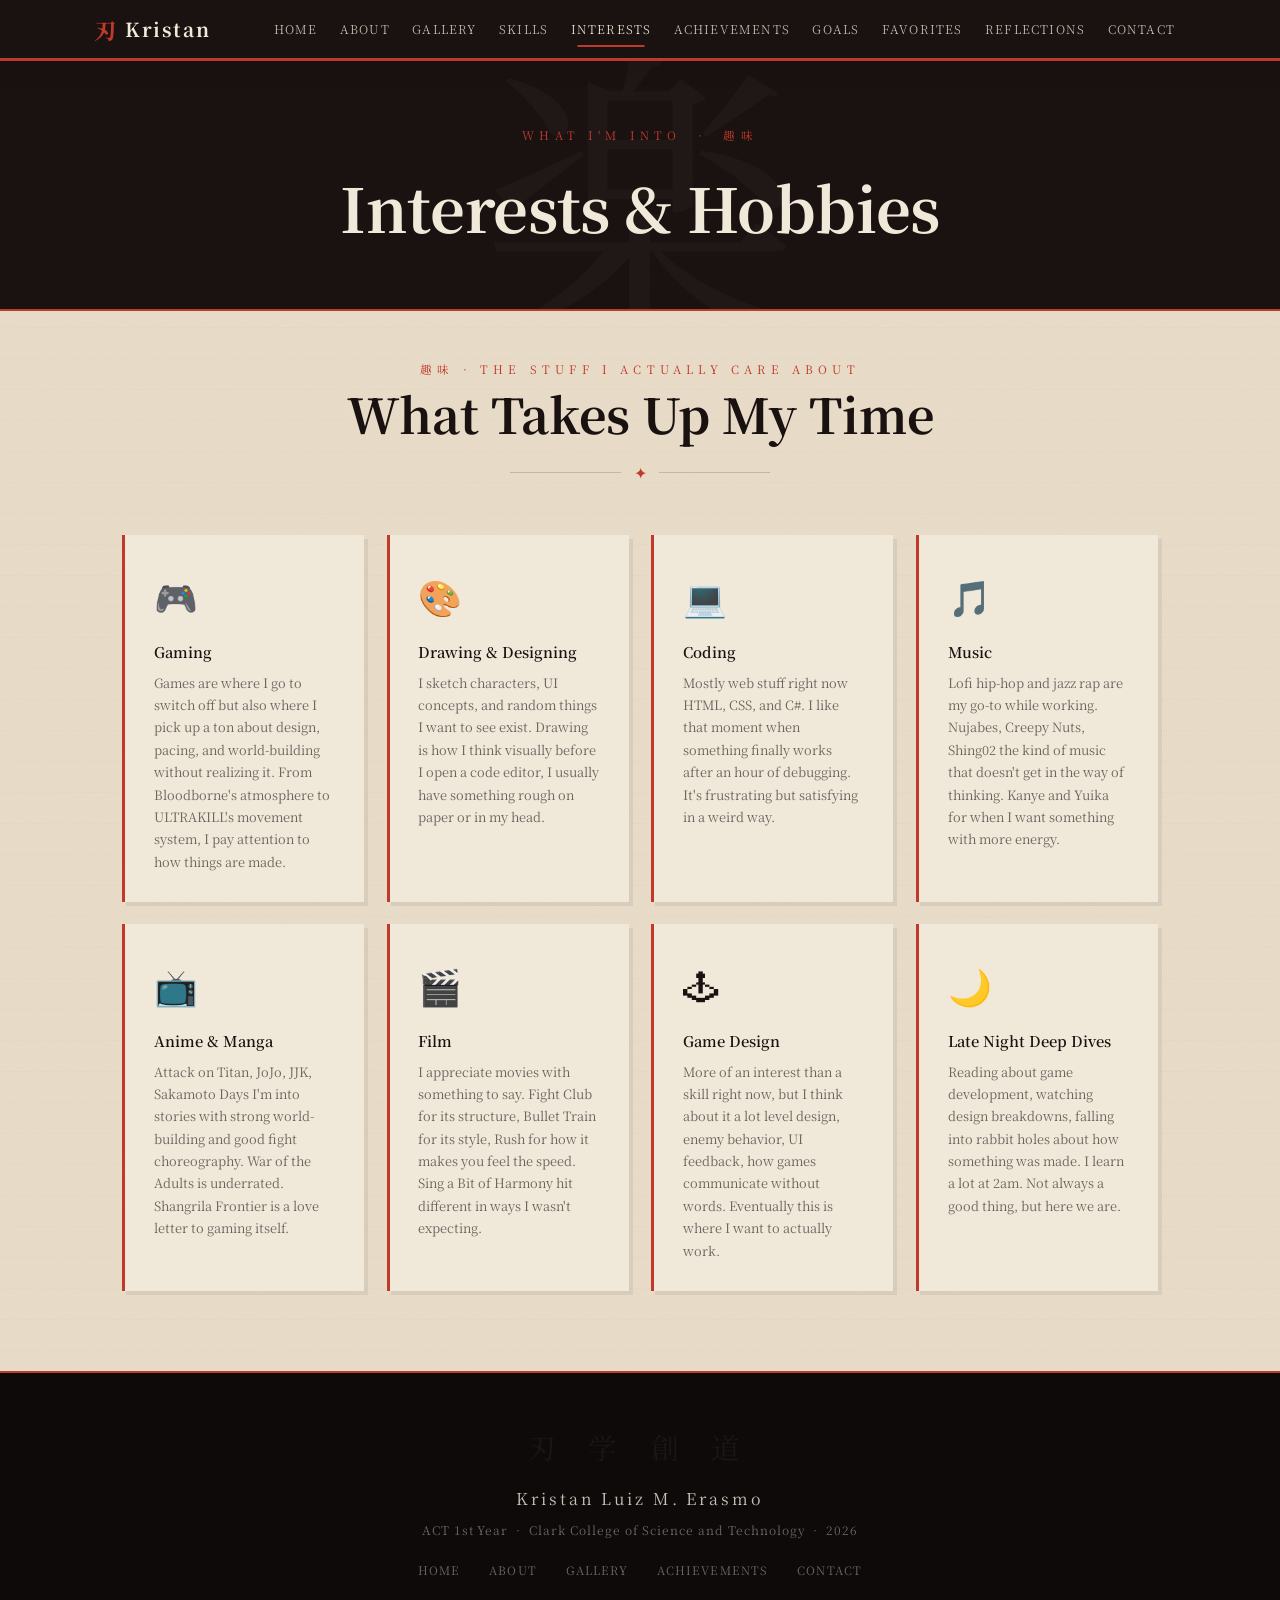
<file: interests.html>
<!DOCTYPE html>
<html lang="en">
<head>
  <meta charset="UTF-8">
  <meta name="viewport" content="width=device-width, initial-scale=1.0">
  <title>Kristan Erasmo · Interests</title>
  <link rel="stylesheet" href="css/base.css">
  <link rel="stylesheet" href="css/nav.css">
  <link rel="stylesheet" href="css/layout.css">
  <link rel="stylesheet" href="css/pages.css">
</head>
<body>

  <nav>
    <div class="nav-wrap">
      <a href="index.html" class="nav-logo"><span class="logo-kanji">刃</span> Kristan</a>
      <ul class="nav-links">
        <li><a href="index.html">Home</a></li>
        <li><a href="about.html">About</a></li>
        <li><a href="gallery.html">Gallery</a></li>
        <li><a href="skills.html">Skills</a></li>
        <li><a href="interests.html" class="on">Interests</a></li>
        <li><a href="achievements.html">Achievements</a></li>
        <li><a href="goals.html">Goals</a></li>
        <li><a href="favorites.html">Favorites</a></li>
        <li><a href="reflections.html">Reflections</a></li>
        <li><a href="contact.html">Contact</a></li>
      </ul>
    </div>
  </nav>

  <div class="page-top">
    <div class="page-top-bg">楽</div>
    <span class="page-top-sub">What I'm Into &nbsp;·&nbsp; 趣味</span>
    <h1>Interests &amp; Hobbies</h1>
  </div>

  <main class="wrap">

    <div class="sec-head">
      <span class="sec-head-sub">趣味 · The Stuff I Actually Care About</span>
      <h2>What Takes Up My Time</h2>
      <div class="divider-row"><span class="divider-dot">✦</span></div>
    </div>

    <div class="interests-grid">

      <div class="interest-card">
        <span class="interest-icon">🎮</span>
        <h3>Gaming</h3>
        <p>Games are where I go to switch off but also where I pick up a ton about design, pacing, and world-building without realizing it. From Bloodborne's atmosphere to ULTRAKILL's movement system, I pay attention to how things are made.</p>
      </div>

      <div class="interest-card">
        <span class="interest-icon">🎨</span>
        <h3>Drawing &amp; Designing</h3>
        <p>I sketch characters, UI concepts, and random things I want to see exist. Drawing is how I think visually before I open a code editor, I usually have something rough on paper or in my head.</p>
      </div>

      <div class="interest-card">
        <span class="interest-icon">💻</span>
        <h3>Coding</h3>
        <p>Mostly web stuff right now HTML, CSS, and C#. I like that moment when something finally works after an hour of debugging. It's frustrating but satisfying in a weird way.</p>
      </div>

      <div class="interest-card">
        <span class="interest-icon">🎵</span>
        <h3>Music</h3>
        <p>Lofi hip-hop and jazz rap are my go-to while working. Nujabes, Creepy Nuts, Shing02 the kind of music that doesn't get in the way of thinking. Kanye and Yuika for when I want something with more energy.</p>
      </div>

      <div class="interest-card">
        <span class="interest-icon">📺</span>
        <h3>Anime &amp; Manga</h3>
        <p>Attack on Titan, JoJo, JJK, Sakamoto Days I'm into stories with strong world-building and good fight choreography. War of the Adults is underrated. Shangrila Frontier is a love letter to gaming itself.</p>
      </div>

      <div class="interest-card">
        <span class="interest-icon">🎬</span>
        <h3>Film</h3>
        <p>I appreciate movies with something to say. Fight Club for its structure, Bullet Train for its style, Rush for how it makes you feel the speed. Sing a Bit of Harmony hit different in ways I wasn't expecting.</p>
      </div>

      <div class="interest-card">
        <span class="interest-icon">🕹</span>
        <h3>Game Design</h3>
        <p>More of an interest than a skill right now, but I think about it a lot level design, enemy behavior, UI feedback, how games communicate without words. Eventually this is where I want to actually work.</p>
      </div>

      <div class="interest-card">
        <span class="interest-icon">🌙</span>
        <h3>Late Night Deep Dives</h3>
        <p>Reading about game development, watching design breakdowns, falling into rabbit holes about how something was made. I learn a lot at 2am. Not always a good thing, but here we are.</p>
      </div>

    </div>

  </main>

  <footer>
    <div class="footer-kanji">刃 学 創 道</div>
    <div class="footer-name">Kristan Luiz M. Erasmo</div>
    <p class="footer-copy">ACT 1st Year &nbsp;·&nbsp; Clark College of Science and Technology &nbsp;·&nbsp; 2026</p>
    <div class="footer-links">
      <a href="index.html">Home</a>
      <a href="about.html">About</a>
      <a href="gallery.html">Gallery</a>
      <a href="achievements.html">Achievements</a>
      <a href="contact.html">Contact</a>
    </div>
  </footer>

</body>
</html>
</file>
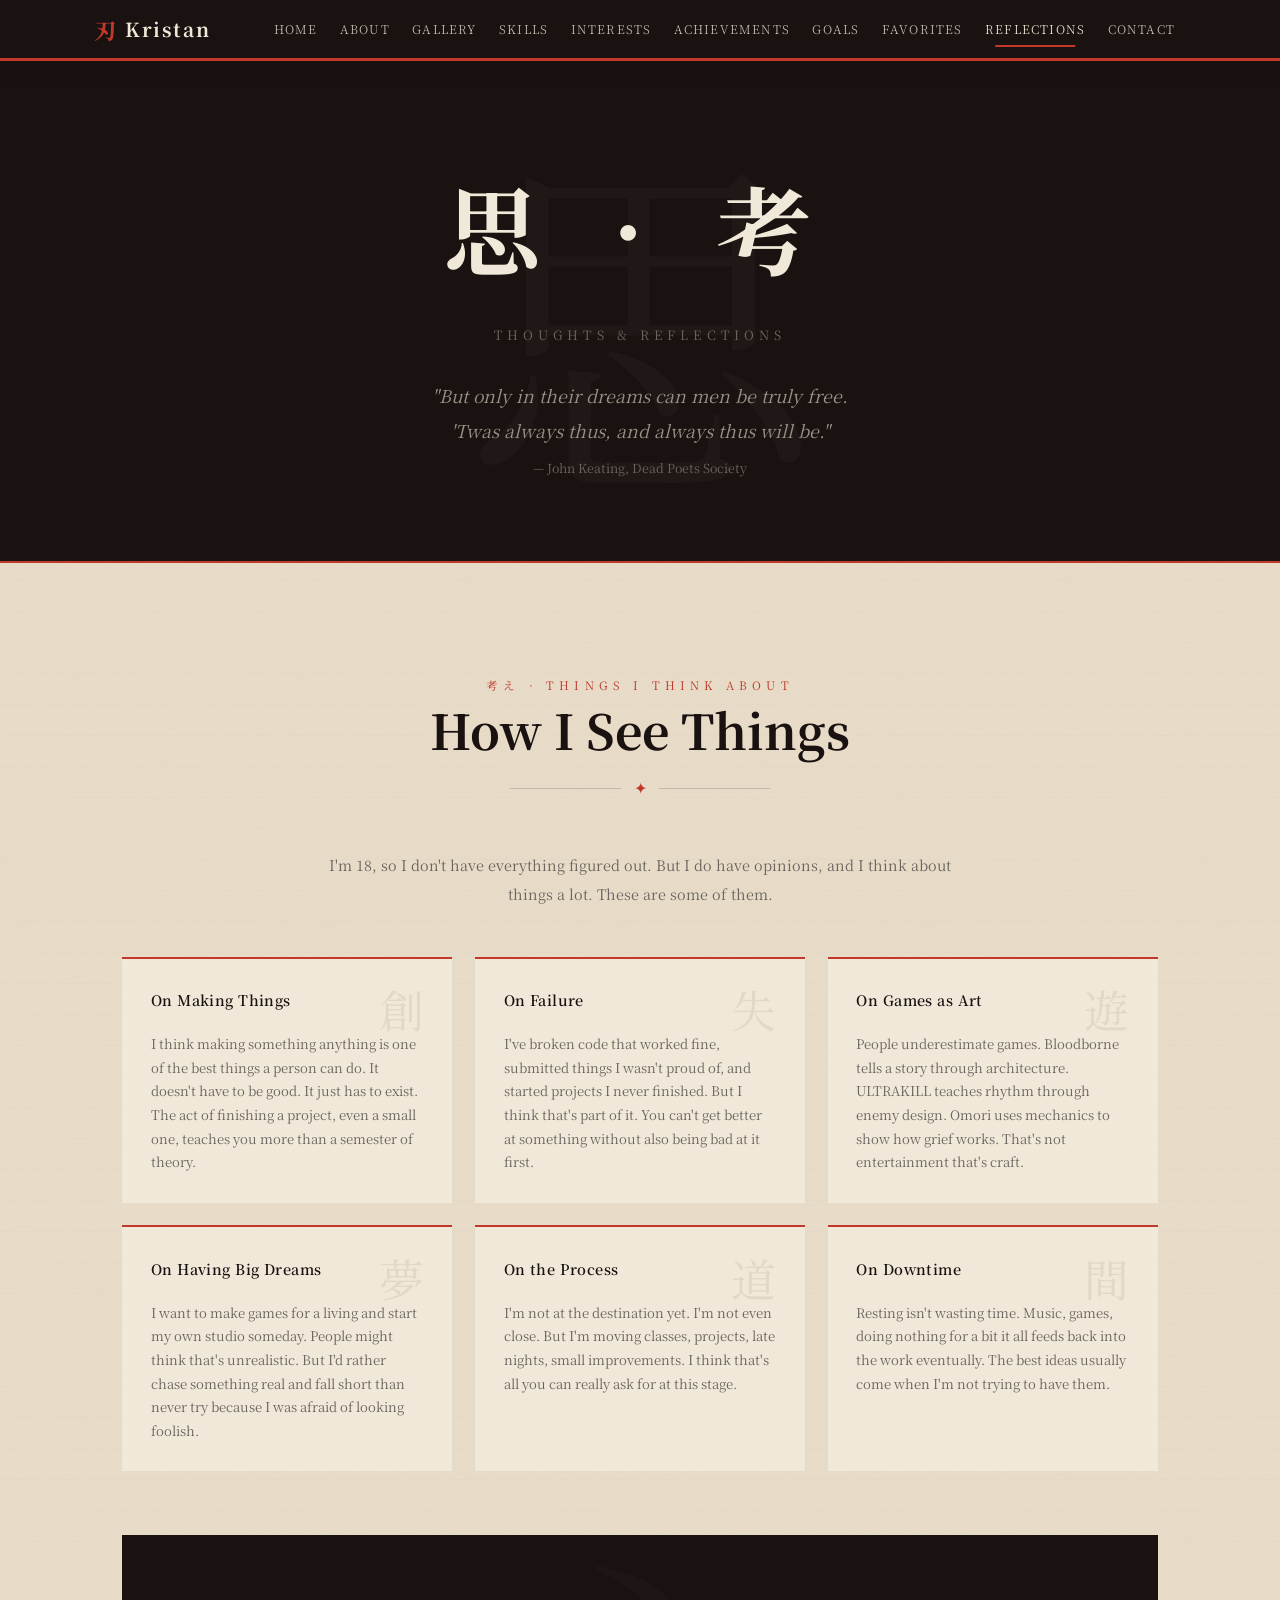
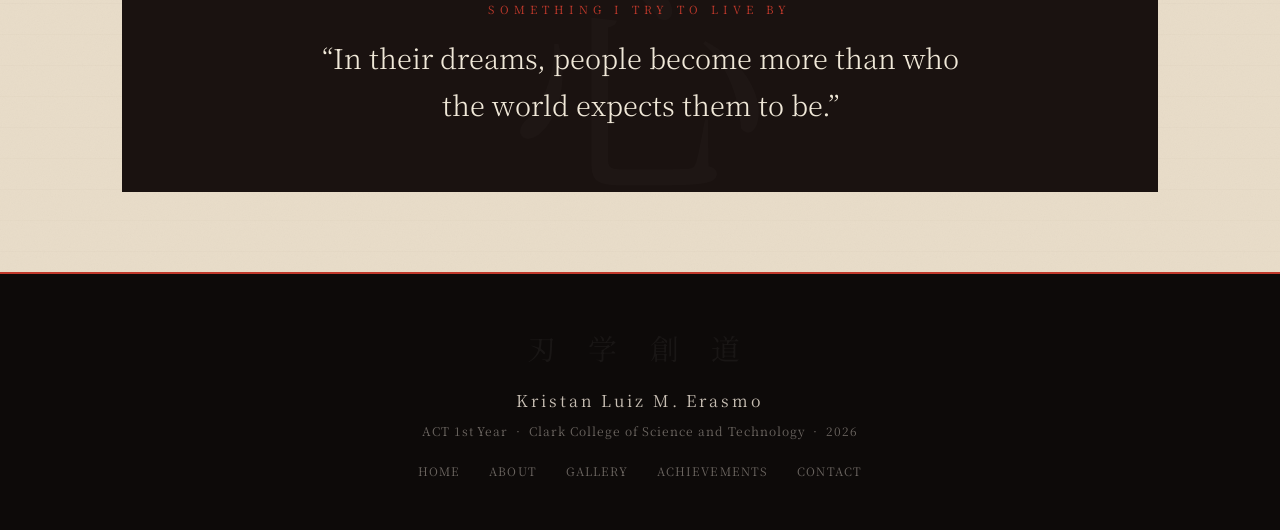
<file: reflections.html>
<!DOCTYPE html>
<html lang="en">
<head>
  <meta charset="UTF-8">
  <meta name="viewport" content="width=device-width, initial-scale=1.0">
  <title>Kristan Erasmo · Reflections</title>
  <link rel="stylesheet" href="css/base.css">
  <link rel="stylesheet" href="css/nav.css">
  <link rel="stylesheet" href="css/layout.css">
  <link rel="stylesheet" href="css/pages.css">
</head>
<body>

  <nav>
    <div class="nav-wrap">
      <a href="index.html" class="nav-logo"><span class="logo-kanji">刃</span> Kristan</a>
      <ul class="nav-links">
        <li><a href="index.html">Home</a></li>
        <li><a href="about.html">About</a></li>
        <li><a href="gallery.html">Gallery</a></li>
        <li><a href="skills.html">Skills</a></li>
        <li><a href="interests.html">Interests</a></li>
        <li><a href="achievements.html">Achievements</a></li>
        <li><a href="goals.html">Goals</a></li>
        <li><a href="favorites.html">Favorites</a></li>
        <li><a href="reflections.html" class="on">Reflections</a></li>
        <li><a href="contact.html">Contact</a></li>
      </ul>
    </div>
  </nav>

  <section class="reflection-hero">
    <div class="reflection-hero-bg">思</div>
    <span class="reflection-hero-jp">思 · 考</span>
    <span class="reflection-hero-en">Thoughts &amp; Reflections</span>
    <p class="reflection-hero-quote">
      "But only in their dreams can men be truly free.<br>
      'Twas always thus, and always thus will be."<br>
      <span style="font-size:0.78rem;color:var(--smoke);margin-top:0.5rem;display:block;font-style:normal;">— John Keating, Dead Poets Society</span>
    </p>
  </section>

  <main class="wrap">

    <div class="sec-head">
      <span class="sec-head-sub">考え · Things I Think About</span>
      <h2>How I See Things</h2>
      <div class="divider-row"><span class="divider-dot">✦</span></div>
    </div>

    <p style="text-align:center;color:var(--smoke);max-width:640px;margin:0 auto 3rem;font-size:0.9rem;line-height:2;">
      I'm 18, so I don't have everything figured out. But I do have opinions, and I think about things a lot. These are some of them.
    </p>

    <div class="reflection-grid">

      <div class="reflection-block">
        <span class="reflection-kanji">創</span>
        <h3>On Making Things</h3>
        <p>I think making something anything is one of the best things a person can do. It doesn't have to be good. It just has to exist. The act of finishing a project, even a small one, teaches you more than a semester of theory.</p>
      </div>

      <div class="reflection-block">
        <span class="reflection-kanji">失</span>
        <h3>On Failure</h3>
        <p>I've broken code that worked fine, submitted things I wasn't proud of, and started projects I never finished. But I think that's part of it. You can't get better at something without also being bad at it first.</p>
      </div>

      <div class="reflection-block">
        <span class="reflection-kanji">遊</span>
        <h3>On Games as Art</h3>
        <p>People underestimate games. Bloodborne tells a story through architecture. ULTRAKILL teaches rhythm through enemy design. Omori uses mechanics to show how grief works. That's not entertainment that's craft.</p>
      </div>

      <div class="reflection-block">
        <span class="reflection-kanji">夢</span>
        <h3>On Having Big Dreams</h3>
        <p>I want to make games for a living and start my own studio someday. People might think that's unrealistic. But I'd rather chase something real and fall short than never try because I was afraid of looking foolish.</p>
      </div>

      <div class="reflection-block">
        <span class="reflection-kanji">道</span>
        <h3>On the Process</h3>
        <p>I'm not at the destination yet. I'm not even close. But I'm moving classes, projects, late nights, small improvements. I think that's all you can really ask for at this stage.</p>
      </div>

      <div class="reflection-block">
        <span class="reflection-kanji">間</span>
        <h3>On Downtime</h3>
        <p>Resting isn't wasting time. Music, games, doing nothing for a bit it all feeds back into the work eventually. The best ideas usually come when I'm not trying to have them.</p>
      </div>

    </div>

    <div class="mantra-box">
      <div class="mantra-bg">心</div>
      <span class="mantra-label">Something I Try to Live By</span>
      <p class="mantra-text">
        “In their dreams, people become more than who the world expects them to be.”
      </p>
    </div>

  </main>

  <footer>
    <div class="footer-kanji">刃 学 創 道</div>
    <div class="footer-name">Kristan Luiz M. Erasmo</div>
    <p class="footer-copy">ACT 1st Year &nbsp;·&nbsp; Clark College of Science and Technology &nbsp;·&nbsp; 2026</p>
    <div class="footer-links">
      <a href="index.html">Home</a>
      <a href="about.html">About</a>
      <a href="gallery.html">Gallery</a>
      <a href="achievements.html">Achievements</a>
      <a href="contact.html">Contact</a>
    </div>
  </footer>

</body>
</html>
</file>
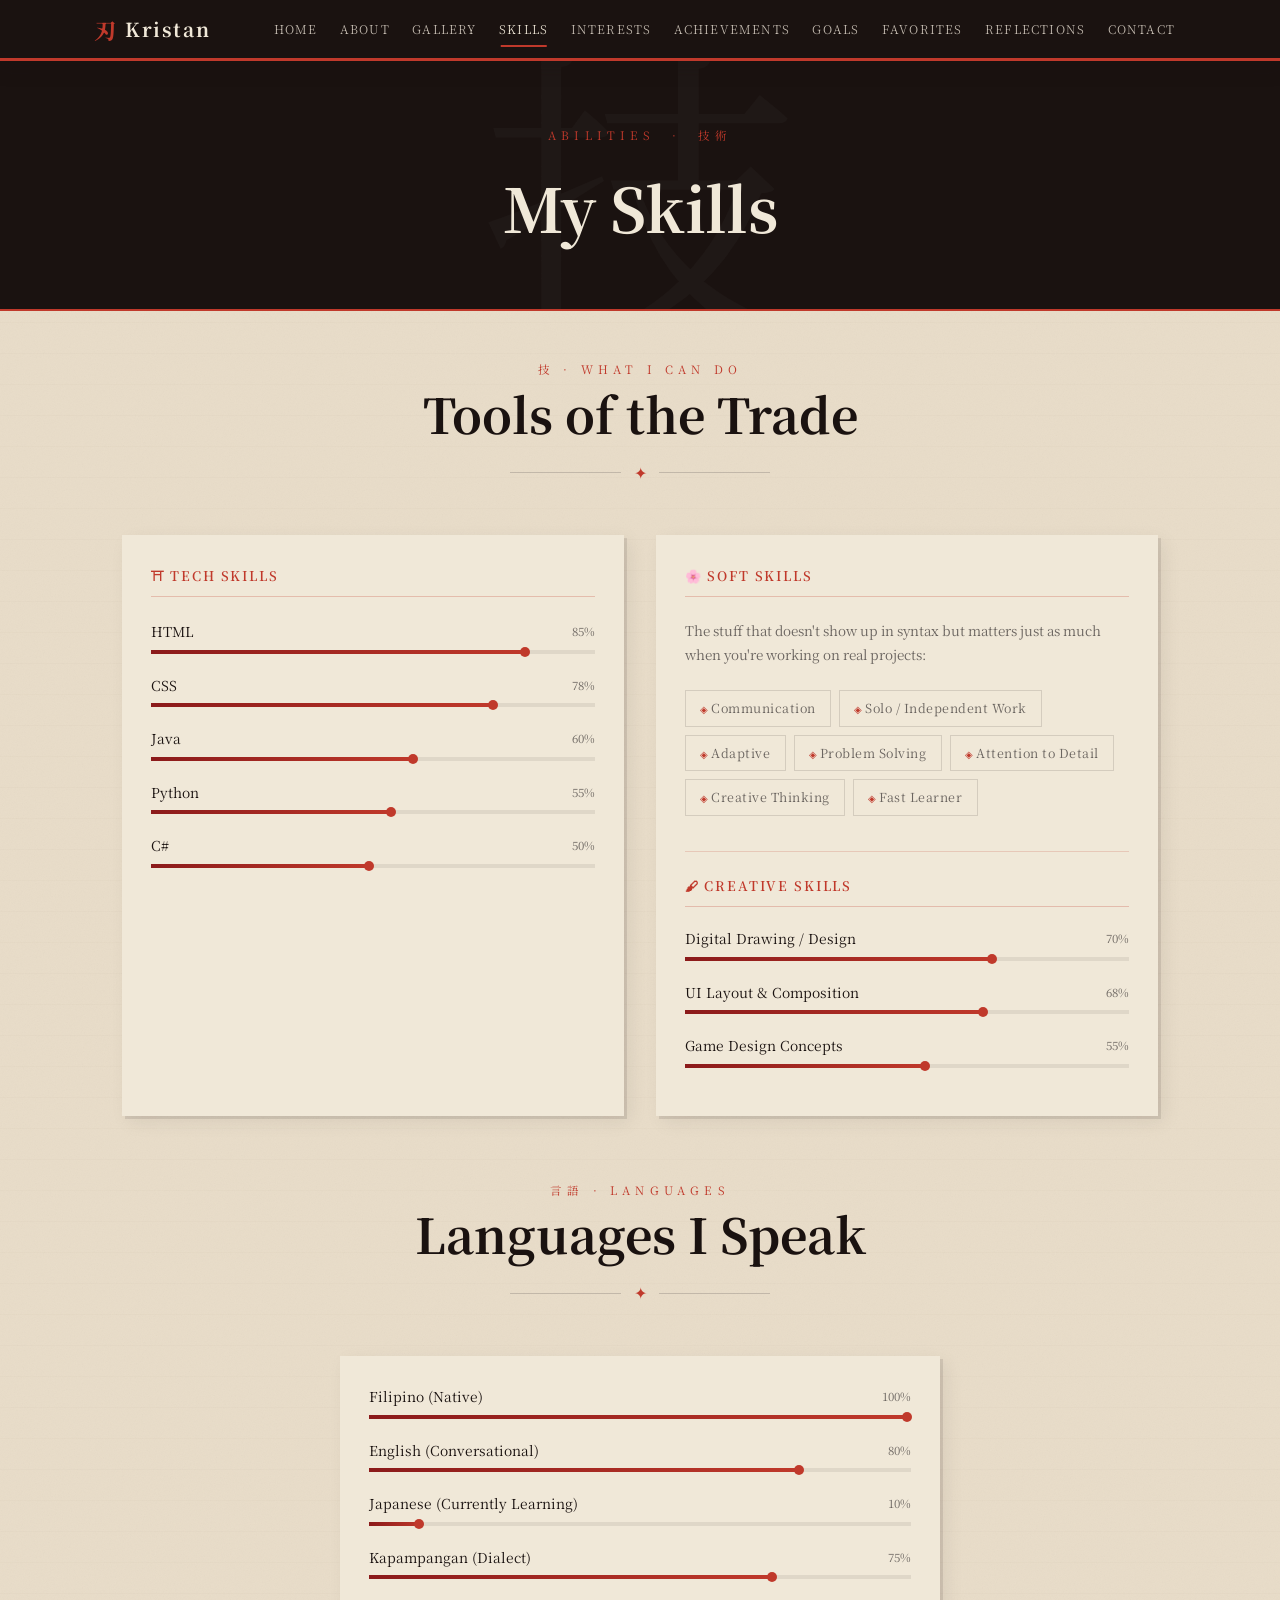
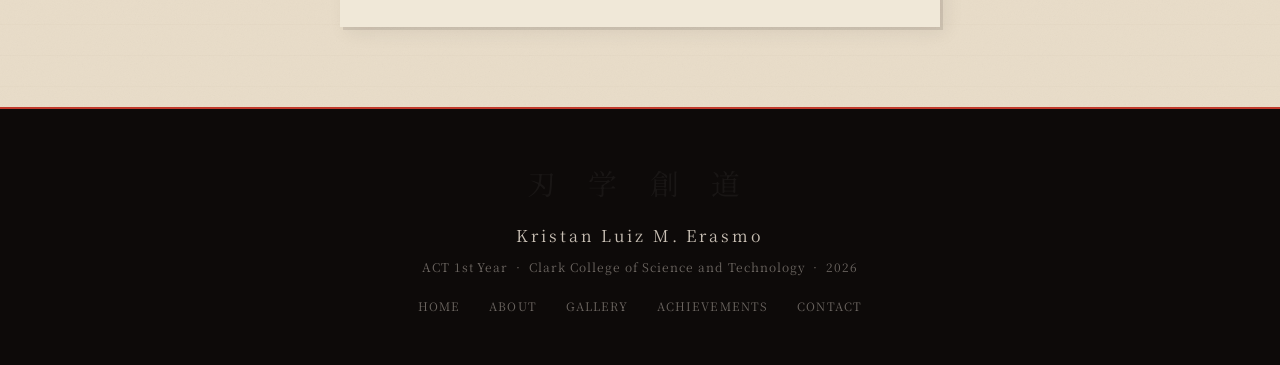
<file: skills.html>
<!DOCTYPE html>
<html lang="en">
<head>
  <meta charset="UTF-8">
  <meta name="viewport" content="width=device-width, initial-scale=1.0">
  <title>Kristan Erasmo · Skills</title>
  <link rel="stylesheet" href="css/base.css">
  <link rel="stylesheet" href="css/nav.css">
  <link rel="stylesheet" href="css/layout.css">
  <link rel="stylesheet" href="css/pages.css">
</head>
<body>

  <nav>
    <div class="nav-wrap">
      <a href="index.html" class="nav-logo"><span class="logo-kanji">刃</span> Kristan</a>
      <ul class="nav-links">
        <li><a href="index.html">Home</a></li>
        <li><a href="about.html">About</a></li>
        <li><a href="gallery.html">Gallery</a></li>
        <li><a href="skills.html" class="on">Skills</a></li>
        <li><a href="interests.html">Interests</a></li>
        <li><a href="achievements.html">Achievements</a></li>
        <li><a href="goals.html">Goals</a></li>
        <li><a href="favorites.html">Favorites</a></li>
        <li><a href="reflections.html">Reflections</a></li>
        <li><a href="contact.html">Contact</a></li>
      </ul>
    </div>
  </nav>

  <div class="page-top">
    <div class="page-top-bg">技</div>
    <span class="page-top-sub">Abilities &nbsp;·&nbsp; 技術</span>
    <h1>My Skills</h1>
  </div>

  <main class="wrap">

    <div class="sec-head">
      <span class="sec-head-sub">技 · What I Can Do</span>
      <h2>Tools of the Trade</h2>
      <div class="divider-row"><span class="divider-dot">✦</span></div>
    </div>

    <div class="skills-grid">

      <div class="skill-category card">
        <h3>⛩ Tech Skills</h3>

        <div class="skill-row">
          <div class="skill-top"><span>HTML</span><span class="skill-pct">85%</span></div>
          <div class="bar-bg"><div class="bar-fill" style="width:85%"></div></div>
        </div>

        <div class="skill-row">
          <div class="skill-top"><span>CSS</span><span class="skill-pct">78%</span></div>
          <div class="bar-bg"><div class="bar-fill" style="width:78%"></div></div>
        </div>

        <div class="skill-row">
          <div class="skill-top"><span>Java</span><span class="skill-pct">60%</span></div>
          <div class="bar-bg"><div class="bar-fill" style="width:60%"></div></div>
        </div>

        <div class="skill-row">
          <div class="skill-top"><span>Python</span><span class="skill-pct">55%</span></div>
          <div class="bar-bg"><div class="bar-fill" style="width:55%"></div></div>
        </div>

        <div class="skill-row">
          <div class="skill-top"><span>C#</span><span class="skill-pct">50%</span></div>
          <div class="bar-bg"><div class="bar-fill" style="width:50%"></div></div>
        </div>

      </div>

      <div class="skill-category card">
        <h3>🌸 Soft Skills</h3>

        <p style="font-size:0.84rem;color:var(--smoke);margin-bottom:1.4rem;line-height:1.8;">
          The stuff that doesn't show up in syntax but matters just as much when you're working on real projects:
        </p>

        <div class="soft-tags">
          <span class="soft-tag">Communication</span>
          <span class="soft-tag">Solo / Independent Work</span>
          <span class="soft-tag">Adaptive</span>
          <span class="soft-tag">Problem Solving</span>
          <span class="soft-tag">Attention to Detail</span>
          <span class="soft-tag">Creative Thinking</span>
          <span class="soft-tag">Fast Learner</span>
        </div>

        <div style="margin-top:2.2rem;">
          <h3 style="font-size:0.82rem;letter-spacing:0.14em;text-transform:uppercase;color:var(--red);margin-bottom:1.2rem;padding-top:1.4rem;border-top:1px solid rgba(192,57,43,0.18);">
            🖌 Creative Skills
          </h3>

          <div class="skill-row">
            <div class="skill-top"><span>Digital Drawing / Design</span><span class="skill-pct">70%</span></div>
            <div class="bar-bg"><div class="bar-fill" style="width:70%"></div></div>
          </div>

          <div class="skill-row">
            <div class="skill-top"><span>UI Layout &amp; Composition</span><span class="skill-pct">68%</span></div>
            <div class="bar-bg"><div class="bar-fill" style="width:68%"></div></div>
          </div>

          <div class="skill-row">
            <div class="skill-top"><span>Game Design Concepts</span><span class="skill-pct">55%</span></div>
            <div class="bar-bg"><div class="bar-fill" style="width:55%"></div></div>
          </div>

        </div>
      </div>

    </div>

    <div class="sec-head" style="margin-top:4rem;">
      <span class="sec-head-sub">言語 · Languages</span>
      <h2>Languages I Speak</h2>
      <div class="divider-row"><span class="divider-dot">✦</span></div>
    </div>

    <div style="max-width:600px;margin:0 auto;">
      <div class="card">
        <div class="skill-row">
          <div class="skill-top"><span>Filipino (Native)</span><span class="skill-pct">100%</span></div>
          <div class="bar-bg"><div class="bar-fill" style="width:100%"></div></div>
        </div>
        <div class="skill-row">
          <div class="skill-top"><span>English (Conversational)</span><span class="skill-pct">80%</span></div>
          <div class="bar-bg"><div class="bar-fill" style="width:80%"></div></div>
        </div>
        <div class="skill-row">
          <div class="skill-top"><span>Japanese (Currently Learning)</span><span class="skill-pct">10%</span></div>
          <div class="bar-bg"><div class="bar-fill" style="width:10%"></div></div>
        </div>
        <div class="skill-row">
          <div class="skill-top"><span>Kapampangan (Dialect)</span><span class="skill-pct">75%</span></div>
          <div class="bar-bg"><div class="bar-fill" style="width:75%"></div></div>
        </div>
      </div>
    </div>

  </main>

  <footer>
    <div class="footer-kanji">刃 学 創 道</div>
    <div class="footer-name">Kristan Luiz M. Erasmo</div>
    <p class="footer-copy">ACT 1st Year &nbsp;·&nbsp; Clark College of Science and Technology &nbsp;·&nbsp; 2026</p>
    <div class="footer-links">
      <a href="index.html">Home</a>
      <a href="about.html">About</a>
      <a href="gallery.html">Gallery</a>
      <a href="achievements.html">Achievements</a>
      <a href="contact.html">Contact</a>
    </div>
  </footer>

</body>
</html>
</file>
<file: css/base.css>
@import url('https://fonts.googleapis.com/css2?family=Noto+Serif+JP:wght@300;400;600;700&family=Noto+Sans+JP:wght@300;400&display=swap');

:root {
  --ink: #1a1210;
  --deep-ink: #0d0a09;
  --paper: #f0e8d8;
  --aged-paper: #e8dcc8;
  --worn-paper: #d4c5a9;
  --red: #c0392b;
  --dark-red: #8b1a1a;
  --gold: #c9a227;
  --smoke: #6b6560;
  --light-smoke: #9a8f85;
  --pale-smoke: #c8bfb4;
  --shadow: rgba(26,18,16,0.35);
}

* {
  margin: 0;
  padding: 0;
  box-sizing: border-box;
}

html {
  scroll-behavior: smooth;
}

body {
  background-color: var(--aged-paper);
  background-image:
    url("data:image/svg+xml,%3Csvg xmlns='http://www.w3.org/2000/svg' width='300' height='300'%3E%3Cfilter id='n'%3E%3CfeTurbulence type='fractalNoise' baseFrequency='0.85' numOctaves='4' stitchTiles='stitch'/%3E%3CfeColorMatrix type='saturate' values='0'/%3E%3C/filter%3E%3Crect width='300' height='300' filter='url(%23n)' opacity='0.05'/%3E%3C/svg%3E"),
    repeating-linear-gradient(0deg, transparent, transparent 30px, rgba(180,165,140,0.05) 30px, rgba(180,165,140,0.05) 31px);
  color: var(--ink);
  font-family: 'Noto Serif JP', serif;
  font-size: 16px;
  line-height: 1.8;
  min-height: 100vh;
}

::-webkit-scrollbar { width: 5px; }
::-webkit-scrollbar-track { background: var(--worn-paper); }
::-webkit-scrollbar-thumb { background: var(--smoke); }

img {
  max-width: 100%;
  display: block;
}

a {
  color: inherit;
}
</file>
<file: css/nav.css>
nav {
  position: sticky;
  top: 0;
  z-index: 100;
  background: var(--ink);
  border-bottom: 3px solid var(--red);
  box-shadow: 0 4px 18px var(--shadow);
}

.nav-wrap {
  max-width: 1150px;
  margin: 0 auto;
  display: flex;
  align-items: center;
  justify-content: space-between;
  padding: 0.55rem 1.8rem;
  flex-wrap: wrap;
  gap: 0.4rem;
}

.nav-logo {
  font-family: 'Noto Serif JP', serif;
  font-size: 1.2rem;
  font-weight: 700;
  color: var(--paper);
  text-decoration: none;
  letter-spacing: 0.08em;
  display: flex;
  align-items: center;
  gap: 0.5rem;
}

.logo-kanji {
  color: var(--red);
  font-size: 1.4rem;
}

.nav-links {
  display: flex;
  flex-wrap: wrap;
  list-style: none;
  gap: 0;
}

.nav-links a {
  display: block;
  color: var(--pale-smoke);
  text-decoration: none;
  font-size: 0.75rem;
  font-weight: 300;
  letter-spacing: 0.1em;
  padding: 0.45rem 0.7rem;
  text-transform: uppercase;
  position: relative;
  transition: color 0.25s;
}

.nav-links a::after {
  content: '';
  position: absolute;
  bottom: 0;
  left: 50%;
  width: 0;
  height: 2px;
  background: var(--red);
  transition: all 0.25s;
  transform: translateX(-50%);
}

.nav-links a:hover,
.nav-links a.on {
  color: var(--paper);
}

.nav-links a:hover::after,
.nav-links a.on::after {
  width: 65%;
}


footer {
  background: var(--deep-ink);
  color: var(--smoke);
  text-align: center;
  padding: 3rem 2rem;
  border-top: 2px solid var(--red);
}

.footer-kanji {
  font-size: 1.8rem;
  letter-spacing: 0.8rem;
  color: rgba(255,255,255,0.05);
  margin-bottom: 0.8rem;
}

.footer-name {
  font-size: 1rem;
  color: var(--pale-smoke);
  letter-spacing: 0.18em;
  margin-bottom: 0.3rem;
}

.footer-copy {
  font-size: 0.75rem;
  letter-spacing: 0.08em;
  color: var(--smoke);
}

.footer-links {
  display: flex;
  justify-content: center;
  gap: 1.8rem;
  margin-top: 1.2rem;
  flex-wrap: wrap;
}

.footer-links a {
  color: var(--smoke);
  text-decoration: none;
  font-size: 0.72rem;
  letter-spacing: 0.1em;
  text-transform: uppercase;
  transition: color 0.2s;
}

.footer-links a:hover {
  color: var(--red);
}
</file>
<file: css/layout.css>
.wrap {
  max-width: 1100px;
  margin: 0 auto;
  padding: 3rem 2rem 5rem;
}

.wrap-sm {
  max-width: 800px;
  margin: 0 auto;
  padding: 3rem 2rem 5rem;
}

.page-top {
  background: var(--ink);
  padding: 4rem 2rem 3rem;
  text-align: center;
  position: relative;
  overflow: hidden;
  border-bottom: 2px solid var(--red);
}

.page-top-bg {
  position: absolute;
  inset: 0;
  display: flex;
  align-items: center;
  justify-content: center;
  font-size: clamp(8rem, 30vw, 20rem);
  color: rgba(255,255,255,0.025);
  pointer-events: none;
  user-select: none;
  font-family: 'Noto Serif JP', serif;
  line-height: 1;
}

.page-top-sub {
  font-size: 0.72rem;
  letter-spacing: 0.45em;
  text-transform: uppercase;
  color: var(--red);
  display: block;
  margin-bottom: 0.4rem;
  position: relative;
}

.page-top h1 {
  font-size: clamp(2rem, 6vw, 3.8rem);
  font-weight: 700;
  color: var(--paper);
  letter-spacing: -0.01em;
  position: relative;
}


.sec-head {
  text-align: center;
  margin-bottom: 3rem;
}

.sec-head-sub {
  display: block;
  font-size: 0.72rem;
  letter-spacing: 0.45em;
  color: var(--red);
  text-transform: uppercase;
  margin-bottom: 0.3rem;
}

.sec-head h2 {
  font-size: clamp(1.8rem, 4vw, 3rem);
  font-weight: 700;
  color: var(--ink);
  line-height: 1.2;
}

.divider-row {
  display: flex;
  align-items: center;
  justify-content: center;
  gap: 0.8rem;
  margin: 1rem auto 0;
  max-width: 260px;
}

.divider-row::before,
.divider-row::after {
  content: '';
  flex: 1;
  height: 1px;
  background: var(--smoke);
  opacity: 0.3;
}

.divider-dot {
  color: var(--red);
  font-size: 1rem;
}

.card {
  background: var(--paper);
  padding: 1.8rem;
  box-shadow: 3px 3px 0 rgba(26,18,16,0.1), 6px 6px 18px rgba(26,18,16,0.07);
  transition: transform 0.25s, box-shadow 0.25s;
}

.card:hover {
  transform: translateY(-3px);
  box-shadow: 3px 6px 0 rgba(26,18,16,0.1), 8px 14px 26px rgba(26,18,16,0.1);
}


.corner-border {
  border: 1px solid rgba(26,18,16,0.12);
  position: relative;
}

.corner-border::before,
.corner-border::after {
  content: '';
  position: absolute;
  width: 16px;
  height: 16px;
  border-color: var(--red);
  border-style: solid;
}

.corner-border::before {
  top: -2px;
  left: -2px;
  border-width: 2px 0 0 2px;
}

.corner-border::after {
  bottom: -2px;
  right: -2px;
  border-width: 0 2px 2px 0;
}

.tag {
  display: inline-block;
  font-size: 0.65rem;
  letter-spacing: 0.12em;
  text-transform: uppercase;
  color: var(--red);
  margin-bottom: 0.4rem;
}

.red-link {
  color: var(--red);
  text-decoration: none;
  font-size: 0.82rem;
  border-bottom: 1px solid currentColor;
  padding-bottom: 1px;
  letter-spacing: 0.05em;
  transition: color 0.2s;
}

.red-link:hover {
  color: var(--dark-red);
}

.note-box {
  background: var(--paper);
  border-left: 3px solid var(--red);
  padding: 1rem 1.4rem;
  font-size: 0.82rem;
  color: var(--smoke);
  margin-top: 2.5rem;
}

@media (max-width: 768px) {
  .wrap, .wrap-sm {
    padding: 2rem 1.2rem 4rem;
  }
}
</file>
<file: css/home.css>
.hero {
  min-height: 93vh;
  display: flex;
  align-items: center;
  justify-content: center;
  position: relative;
  overflow: hidden;
  background: var(--ink);
}

.hero-big-kanji {
  position: absolute;
  font-family: 'Noto Serif JP', serif;
  font-size: clamp(200px, 45vw, 500px);
  font-weight: 700;
  color: rgba(255,255,255,0.022);
  user-select: none;
  pointer-events: none;
  line-height: 1;
}

.hero-content {
  position: relative;
  z-index: 2;
  text-align: center;
  padding: 2rem 1.5rem;
}

.hero-eyebrow {
  display: inline-block;
  font-size: 0.72rem;
  letter-spacing: 0.55em;
  text-transform: uppercase;
  color: var(--red);
  margin-bottom: 1.4rem;
  padding: 0.35rem 1.2rem;
  border: 1px solid rgba(192,57,43,0.35);
}

.hero-name {
  font-size: clamp(2.8rem, 11vw, 7rem);
  font-weight: 700;
  color: var(--paper);
  line-height: 1;
  letter-spacing: -0.02em;
  margin-bottom: 0.2rem;
}

.hero-name-red {
  color: var(--red);
}

.hero-kanji-strip {
  display: flex;
  justify-content: center;
  gap: 1.2rem;
  margin: 0.8rem 0;
  opacity: 0.2;
  color: var(--pale-smoke);
  font-size: 1.2rem;
  letter-spacing: 0.15em;
}

.hero-sub {
  font-size: clamp(0.9rem, 2.2vw, 1.1rem);
  color: var(--light-smoke);
  font-weight: 300;
  letter-spacing: 0.12em;
  margin-bottom: 2.5rem;
}

.hero-btn {
  display: inline-block;
  background: var(--red);
  color: var(--paper);
  text-decoration: none;
  padding: 0.85rem 2.2rem;
  font-size: 0.8rem;
  letter-spacing: 0.2em;
  text-transform: uppercase;
  position: relative;
  transition: background 0.25s;
}

.hero-btn::before {
  content: '';
  position: absolute;
  inset: 0;
  border: 1px solid var(--red);
  transform: translate(4px, 4px);
  transition: transform 0.2s;
}

.hero-btn:hover {
  background: var(--dark-red);
}

.hero-btn:hover::before {
  transform: translate(2px, 2px);
}

.hero-scroll {
  position: absolute;
  bottom: 1.8rem;
  left: 50%;
  transform: translateX(-50%);
  display: flex;
  flex-direction: column;
  align-items: center;
  gap: 0.3rem;
  color: var(--smoke);
  font-size: 0.65rem;
  letter-spacing: 0.3em;
  text-transform: uppercase;
  animation: bobdown 2s ease-in-out infinite;
}

.hero-scroll::after {
  content: '↓';
  font-size: 1.1rem;
  color: var(--red);
}

@keyframes bobdown {
  0%, 100% { transform: translateX(-50%) translateY(0); }
  50% { transform: translateX(-50%) translateY(5px); }
}

.home-intro {
  background: var(--paper);
  padding: 5rem 2rem;
  position: relative;
  overflow: hidden;
}

.home-intro-watermark {
  position: absolute;
  right: -1rem;
  top: 50%;
  transform: translateY(-50%);
  font-size: 16rem;
  color: rgba(26,18,16,0.03);
  pointer-events: none;
  user-select: none;
  font-family: 'Noto Serif JP', serif;
}

.intro-grid {
  max-width: 1100px;
  margin: 0 auto;
  display: grid;
  grid-template-columns: 1fr 1fr;
  gap: 4rem;
  align-items: center;
}

.intro-text h2 {
  font-size: clamp(1.6rem, 3.5vw, 2.5rem);
  line-height: 1.35;
  margin-bottom: 1.3rem;
  color: var(--ink);
}

.intro-text h2 em {
  font-style: normal;
  color: var(--red);
}

.intro-text p {
  color: var(--smoke);
  margin-bottom: 0.9rem;
  font-size: 0.92rem;
}

.portrait-box {
  width: 100%;
  aspect-ratio: 3/4;
  background: var(--worn-paper);
  display: flex;
  align-items: center;
  justify-content: center;
  border: 1px solid rgba(26,18,16,0.1);
  position: relative;
  overflow: hidden;
  font-size: 7rem;
  color: rgba(26,18,16,0.07);
}

.portrait-box::before {
  content: '';
  position: absolute;
  inset: 8px;
  border: 1px solid rgba(192,57,43,0.18);
  pointer-events: none;
}

.portrait-box img {
  width: 100%;
  height: 100%;
  object-fit: cover;
}

.portrait-label {
  position: absolute;
  bottom: 0;
  left: 0;
  right: 0;
  background: rgba(26,18,16,0.65);
  color: var(--pale-smoke);
  font-size: 0.7rem;
  letter-spacing: 0.18em;
  text-align: center;
  padding: 0.5rem;
  text-transform: uppercase;
}


.quick-bar {
  background: var(--ink);
  padding: 0;
}

.quick-bar-inner {
  max-width: 1100px;
  margin: 0 auto;
  display: grid;
  grid-template-columns: repeat(auto-fit, minmax(160px, 1fr));
}

.quick-item {
  border: 1px solid rgba(255,255,255,0.05);
  padding: 1.8rem 1.2rem;
  text-align: center;
  text-decoration: none;
  color: var(--pale-smoke);
  transition: background 0.25s, color 0.25s;
  display: block;
}

.quick-item:hover {
  background: var(--red);
  color: var(--paper);
}

.quick-kanji {
  display: block;
  font-size: 1.8rem;
  margin-bottom: 0.4rem;
  opacity: 0.35;
  transition: opacity 0.25s;
  font-family: 'Noto Serif JP', serif;
}

.quick-item:hover .quick-kanji {
  opacity: 1;
}

.quick-label {
  display: block;
  font-size: 0.68rem;
  letter-spacing: 0.18em;
  text-transform: uppercase;
}


@media (max-width: 768px) {
  .intro-grid {
    grid-template-columns: 1fr;
    gap: 2rem;
  }
}
</file>
<file: css/pages.css>
.about-grid {
  display: grid;
  grid-template-columns: 280px 1fr;
  gap: 4rem;
  align-items: start;
}

.about-sidebar {
  position: sticky;
  top: 90px;
}

.about-portrait {
  width: 100%;
  aspect-ratio: 3/4;
  background: var(--worn-paper);
  display: flex;
  align-items: center;
  justify-content: center;
  border: 1px solid rgba(26,18,16,0.1);
  font-size: 5rem;
  color: rgba(26,18,16,0.07);
  position: relative;
  margin-bottom: 1.2rem;
  overflow: hidden;
}

.about-portrait img {
  width: 100%;
  height: 100%;
  object-fit: cover;
  filter: sepia(18%);
}

.about-portrait::after {
  content: '';
  position: absolute;
  inset: 0;
  background: linear-gradient(to bottom, transparent 55%, rgba(26,18,16,0.28));
  pointer-events: none;
}

.about-meta {
  list-style: none;
}

.about-meta li {
  display: flex;
  gap: 0.8rem;
  padding: 0.65rem 0;
  border-bottom: 1px solid rgba(26,18,16,0.07);
  font-size: 0.82rem;
}

.meta-key {
  color: var(--red);
  font-weight: 600;
  min-width: 70px;
  font-size: 0.7rem;
  letter-spacing: 0.07em;
  text-transform: uppercase;
  padding-top: 0.1rem;
}

.meta-val {
  color: var(--smoke);
}

.about-content h2 {
  font-size: 1.6rem;
  margin-bottom: 1rem;
  color: var(--ink);
  position: relative;
  padding-bottom: 0.7rem;
}

.about-content h2::after {
  content: '';
  position: absolute;
  bottom: 0;
  left: 0;
  width: 35px;
  height: 2px;
  background: var(--red);
}

.about-content p {
  color: var(--smoke);
  margin-bottom: 0.9rem;
  font-size: 0.92rem;
}

.about-block {
  margin-bottom: 2.8rem;
}

.edu-list {
  list-style: none;
  position: relative;
  padding-left: 1.4rem;
}

.edu-list::before {
  content: '';
  position: absolute;
  left: 0;
  top: 0;
  bottom: 0;
  width: 1px;
  background: rgba(192,57,43,0.28);
}

.edu-list li {
  position: relative;
  padding-bottom: 1.4rem;
  padding-left: 1.2rem;
}

.edu-list li::before {
  content: '';
  position: absolute;
  left: -0.3rem;
  top: 0.5rem;
  width: 7px;
  height: 7px;
  background: var(--red);
  border-radius: 50%;
}

.edu-year {
  font-size: 0.7rem;
  color: var(--red);
  letter-spacing: 0.12em;
  text-transform: uppercase;
  display: block;
  margin-bottom: 0.15rem;
}

.edu-school {
  font-weight: 600;
  font-size: 0.92rem;
  color: var(--ink);
  display: block;
}

.edu-detail {
  font-size: 0.82rem;
  color: var(--smoke);
}


.gallery-grid {
  display: grid;
  grid-template-columns: repeat(auto-fill, minmax(280px, 1fr));
  gap: 1.4rem;
}

.gallery-item {
  background: var(--paper);
  box-shadow: 3px 3px 0 rgba(26,18,16,0.09), 5px 5px 14px rgba(26,18,16,0.07);
  overflow: hidden;
  transition: transform 0.28s, box-shadow 0.28s;
}

.gallery-item:hover {
  transform: translateY(-4px) rotate(-0.4deg);
  box-shadow: 4px 8px 0 rgba(26,18,16,0.09), 10px 16px 28px rgba(26,18,16,0.11);
}

.gallery-imgbox {
  width: 100%;
  aspect-ratio: 4/3;
  overflow: hidden;
  position: relative;
  border-bottom: 1px solid rgba(26,18,16,0.08);
  display: flex;
  align-items: center;
  justify-content: center;
}

.gallery-imgbox img {
  width: 100%;
  height: 100%;
  object-fit: cover;
  filter: sepia(12%) contrast(1.05);
  transition: filter 0.35s, transform 0.35s;
}

.gallery-item:hover .gallery-imgbox img {
  filter: sepia(4%) contrast(1.1);
  transform: scale(1.04);
}

.gallery-placeholder {
  font-size: 3.5rem;
  color: rgba(26,18,16,0.07);
  font-family: 'Noto Serif JP', serif;
}

.gallery-caption {
  padding: 1rem 1.1rem;
}

.gallery-caption h3 {
  font-size: 0.9rem;
  font-weight: 600;
  margin-bottom: 0.25rem;
  color: var(--ink);
}

.gallery-caption p {
  font-size: 0.78rem;
  color: var(--smoke);
}


.skills-grid {
  display: grid;
  grid-template-columns: 1fr 1fr;
  gap: 2rem;
}

.skill-category h3 {
  font-size: 0.82rem;
  font-weight: 600;
  letter-spacing: 0.14em;
  text-transform: uppercase;
  color: var(--red);
  margin-bottom: 1.4rem;
  padding-bottom: 0.5rem;
  border-bottom: 1px solid rgba(192,57,43,0.25);
}

.skill-row {
  margin-bottom: 1.2rem;
}

.skill-top {
  display: flex;
  justify-content: space-between;
  align-items: center;
  font-size: 0.86rem;
  color: var(--ink);
  margin-bottom: 0.35rem;
}

.skill-pct {
  font-size: 0.72rem;
  color: var(--smoke);
}

.bar-bg {
  height: 4px;
  background: rgba(26,18,16,0.08);
  position: relative;
  overflow: visible;
}

.bar-fill {
  height: 100%;
  background: linear-gradient(90deg, var(--dark-red), var(--red));
  position: relative;
}

.bar-fill::after {
  content: '';
  position: absolute;
  right: -1px;
  top: -3px;
  width: 10px;
  height: 10px;
  background: var(--red);
  border-radius: 50%;
}

.soft-tags {
  display: flex;
  flex-wrap: wrap;
  gap: 0.5rem;
  margin-top: 0.4rem;
}

.soft-tag {
  display: inline-block;
  padding: 0.38rem 0.9rem;
  border: 1px solid rgba(26,18,16,0.13);
  font-size: 0.78rem;
  color: var(--smoke);
  letter-spacing: 0.04em;
  transition: all 0.2s;
}

.soft-tag::before {
  content: '◈ ';
  color: var(--red);
  font-size: 0.6rem;
}

.soft-tag:hover {
  border-color: var(--red);
  color: var(--red);
}


.interests-grid {
  display: grid;
  grid-template-columns: repeat(auto-fill, minmax(240px, 1fr));
  gap: 1.4rem;
}

.interest-card {
  background: var(--paper);
  padding: 1.8rem;
  border-left: 3px solid var(--red);
  box-shadow: 4px 4px 0 rgba(26,18,16,0.07);
  transition: transform 0.22s, box-shadow 0.22s;
}

.interest-card:hover {
  transform: translate(-3px, -3px);
  box-shadow: 7px 7px 0 rgba(26,18,16,0.09);
}

.interest-icon {
  font-size: 2.2rem;
  margin-bottom: 0.7rem;
  display: block;
}

.interest-card h3 {
  font-size: 0.92rem;
  font-weight: 600;
  color: var(--ink);
  margin-bottom: 0.4rem;
}

.interest-card p {
  font-size: 0.8rem;
  color: var(--smoke);
  line-height: 1.75;
}

.ach-list {
  display: flex;
  flex-direction: column;
  gap: 1.8rem;
}

.ach-item {
  display: flex;
  gap: 1.8rem;
  align-items: flex-start;
  background: var(--paper);
  padding: 1.8rem;
  border: 1px solid rgba(26,18,16,0.07);
  box-shadow: 3px 3px 0 rgba(26,18,16,0.05);
}

.ach-year {
  min-width: 55px;
  text-align: center;
  color: var(--red);
  font-size: 0.7rem;
  letter-spacing: 0.08em;
  font-weight: 600;
  padding-top: 0.2rem;
  text-transform: uppercase;
}

.ach-body h3 {
  font-size: 0.95rem;
  font-weight: 600;
  color: var(--ink);
  margin-bottom: 0.35rem;
}

.ach-body p {
  font-size: 0.82rem;
  color: var(--smoke);
  line-height: 1.7;
}

.ach-body a {
  display: inline-block;
  margin-top: 0.5rem;
  font-size: 0.75rem;
  color: var(--red);
  text-decoration: none;
  letter-spacing: 0.05em;
  border-bottom: 1px solid rgba(192,57,43,0.35);
  transition: border-color 0.2s;
}

.ach-body a:hover {
  border-color: var(--red);
}

.ach-badge {
  margin-left: auto;
  font-size: 1.6rem;
  opacity: 0.65;
  flex-shrink: 0;
}

.repo-grid {
  display: grid;
  grid-template-columns: repeat(auto-fill, minmax(260px, 1fr));
  gap: 1.2rem;
  margin-top: 2.5rem;
}

.repo-card {
  background: var(--ink);
  padding: 1.6rem;
  text-decoration: none;
  display: block;
  transition: background 0.22s;
  position: relative;
  overflow: hidden;
}

.repo-card::before {
  content: '';
  position: absolute;
  top: 0;
  left: 0;
  width: 3px;
  height: 100%;
  background: var(--red);
}

.repo-card:hover {
  background: #24201e;
}

.repo-name {
  font-size: 0.92rem;
  font-weight: 600;
  color: var(--paper);
  margin-bottom: 0.4rem;
  display: block;
}

.repo-desc {
  font-size: 0.78rem;
  color: var(--light-smoke);
  line-height: 1.6;
  display: block;
  margin-bottom: 0.7rem;
}

.repo-tag {
  font-size: 0.65rem;
  letter-spacing: 0.1em;
  text-transform: uppercase;
  color: var(--red);
}

.goals-grid {
  display: grid;
  grid-template-columns: repeat(auto-fill, minmax(280px, 1fr));
  gap: 1.8rem;
  margin-bottom: 2.5rem;
}

.goal-card {
  background: var(--ink);
  color: var(--paper);
  padding: 2.2rem 1.8rem;
  position: relative;
  overflow: hidden;
}

.goal-num {
  position: absolute;
  top: -0.8rem;
  right: 1rem;
  font-size: 5.5rem;
  font-weight: 700;
  color: rgba(255,255,255,0.03);
  line-height: 1;
  pointer-events: none;
  user-select: none;
}

.goal-timeframe {
  font-size: 0.68rem;
  letter-spacing: 0.18em;
  text-transform: uppercase;
  color: var(--red);
  margin-bottom: 0.5rem;
  display: block;
}

.goal-card h3 {
  font-size: 1rem;
  color: var(--paper);
  margin-bottom: 0.6rem;
}

.goal-card p {
  font-size: 0.82rem;
  color: var(--light-smoke);
  line-height: 1.75;
}

.goals-tier-label {
  font-size: 0.72rem;
  letter-spacing: 0.38em;
  text-transform: uppercase;
  color: var(--red);
  margin-bottom: 1rem;
  padding-bottom: 0.5rem;
  border-bottom: 1px solid rgba(192,57,43,0.2);
}

.fav-section {
  margin-bottom: 2.8rem;
}

.fav-section h3 {
  font-size: 0.82rem;
  letter-spacing: 0.18em;
  text-transform: uppercase;
  color: var(--red);
  margin-bottom: 1rem;
  padding-bottom: 0.45rem;
  border-bottom: 1px solid rgba(192,57,43,0.18);
}

.fav-grid {
  list-style: none;
  display: grid;
  grid-template-columns: repeat(auto-fill, minmax(190px, 1fr));
  gap: 0.7rem;
}

.fav-grid li {
  background: var(--paper);
  padding: 0.7rem 1rem;
  font-size: 0.84rem;
  color: var(--smoke);
  border-left: 2px solid rgba(192,57,43,0.25);
  transition: border-color 0.18s, color 0.18s;
}

.fav-grid li:hover {
  border-color: var(--red);
  color: var(--ink);
}

.fav-grid li::before {
  content: '⌘ ';
  color: var(--red);
  font-size: 0.65rem;
}

.fav-quote-list {
  list-style: none;
  display: grid;
  grid-template-columns: 1fr;
  gap: 0.7rem;
}

.fav-quote-list li {
  background: var(--paper);
  padding: 1rem 1.2rem;
  font-size: 0.86rem;
  color: var(--smoke);
  border-left: 2px solid rgba(192,57,43,0.25);
  font-style: italic;
  line-height: 1.7;
  transition: border-color 0.18s;
}

.fav-quote-list li:hover {
  border-color: var(--red);
}

.contact-grid {
  display: grid;
  grid-template-columns: 1fr 1.4fr;
  gap: 4rem;
}

.contact-info h3 {
  font-size: 0.95rem;
  font-weight: 600;
  color: var(--ink);
  margin-bottom: 0.4rem;
}

.contact-info p {
  font-size: 0.86rem;
  color: var(--smoke);
  margin-bottom: 1.8rem;
  line-height: 1.8;
}

.contact-row {
  display: flex;
  gap: 1rem;
  align-items: flex-start;
  margin-bottom: 1.1rem;
}

.contact-icon {
  font-size: 1.1rem;
  color: var(--red);
  min-width: 28px;
}

.contact-text {
  font-size: 0.84rem;
  color: var(--smoke);
}

.contact-label {
  display: block;
  font-size: 0.68rem;
  letter-spacing: 0.1em;
  text-transform: uppercase;
  color: var(--light-smoke);
  margin-bottom: 0.08rem;
}

.seal-box {
  margin-top: 2.5rem;
  text-align: center;
}

.seal {
  display: inline-block;
  border: 2px solid var(--red);
  padding: 0.9rem 1.3rem;
  color: var(--red);
  font-size: 2.2rem;
  font-family: 'Noto Serif JP', serif;
  line-height: 1;
}

.seal-label {
  font-size: 0.65rem;
  color: var(--light-smoke);
  letter-spacing: 0.18em;
  text-transform: uppercase;
  margin-top: 0.4rem;
  display: block;
}

.form-field {
  margin-bottom: 1.1rem;
}

.form-field label {
  display: block;
  font-size: 0.7rem;
  letter-spacing: 0.14em;
  text-transform: uppercase;
  color: var(--smoke);
  margin-bottom: 0.35rem;
}

.form-field input,
.form-field textarea {
  width: 100%;
  background: var(--paper);
  border: 1px solid rgba(26,18,16,0.14);
  padding: 0.65rem 0.9rem;
  font-family: 'Noto Serif JP', serif;
  font-size: 0.88rem;
  color: var(--ink);
  outline: none;
  transition: border-color 0.2s;
  border-radius: 0;
}

.form-field input:focus,
.form-field textarea:focus {
  border-color: var(--red);
}

.form-field textarea {
  resize: vertical;
  min-height: 120px;
}

.submit-btn {
  background: var(--ink);
  color: var(--paper);
  border: none;
  padding: 0.8rem 2.2rem;
  font-family: 'Noto Serif JP', serif;
  font-size: 0.8rem;
  letter-spacing: 0.18em;
  text-transform: uppercase;
  cursor: pointer;
  transition: background 0.25s;
  position: relative;
}

.submit-btn::before {
  content: '';
  position: absolute;
  bottom: -4px;
  right: -4px;
  width: 100%;
  height: 100%;
  border: 1px solid var(--red);
  transition: transform 0.18s;
}

.submit-btn:hover {
  background: var(--red);
}

.reflection-hero {
  background: var(--ink);
  padding: 5rem 2rem;
  text-align: center;
  position: relative;
  overflow: hidden;
  margin-bottom: 4rem;
  border-bottom: 2px solid var(--red);
}

.reflection-hero-bg {
  position: absolute;
  inset: 0;
  display: flex;
  align-items: center;
  justify-content: center;
  font-size: clamp(8rem, 30vw, 22rem);
  color: rgba(255,255,255,0.022);
  pointer-events: none;
  user-select: none;
  font-family: 'Noto Serif JP', serif;
}

.reflection-hero-jp {
  font-size: clamp(2.5rem, 8vw, 6rem);
  color: var(--paper);
  font-weight: 700;
  letter-spacing: 0.25em;
  display: block;
  margin-bottom: 0.4rem;
  position: relative;
}

.reflection-hero-en {
  font-size: 0.8rem;
  letter-spacing: 0.4em;
  text-transform: uppercase;
  color: var(--smoke);
  position: relative;
}

.reflection-hero-quote {
  font-size: clamp(0.95rem, 2.5vw, 1.1rem);
  color: var(--light-smoke);
  font-style: italic;
  max-width: 580px;
  margin: 1.8rem auto 0;
  line-height: 2;
  position: relative;
}

.reflection-grid {
  display: grid;
  grid-template-columns: repeat(auto-fill, minmax(270px, 1fr));
  gap: 1.4rem;
}

.reflection-block {
  background: var(--paper);
  padding: 1.8rem;
  border-top: 2px solid var(--red);
}

.reflection-kanji {
  font-size: 2.8rem;
  color: rgba(26,18,16,0.07);
  float: right;
  margin-left: 0.8rem;
  line-height: 1;
  font-family: 'Noto Serif JP', serif;
}

.reflection-block h3 {
  font-size: 0.9rem;
  font-weight: 600;
  color: var(--ink);
  margin-bottom: 0.5rem;
  letter-spacing: 0.03em;
}

.reflection-block p {
  font-size: 0.82rem;
  color: var(--smoke);
  line-height: 1.8;
  clear: right;
}

.mantra-box {
  background: var(--ink);
  color: var(--paper);
  text-align: center;
  padding: 4rem 2rem;
  margin-top: 4rem;
  position: relative;
  overflow: hidden;
}

.mantra-bg {
  position: absolute;
  inset: 0;
  display: flex;
  align-items: center;
  justify-content: center;
  font-size: clamp(6rem, 20vw, 18rem);
  color: rgba(255,255,255,0.018);
  pointer-events: none;
  user-select: none;
  font-family: 'Noto Serif JP', serif;
}

.mantra-label {
  font-size: 0.7rem;
  letter-spacing: 0.45em;
  text-transform: uppercase;
  color: var(--red);
  margin-bottom: 1rem;
  display: block;
  position: relative;
}

.mantra-text {
  font-size: clamp(1rem, 2.8vw, 1.7rem);
  font-weight: 300;
  color: var(--paper);
  max-width: 680px;
  margin: 0 auto;
  line-height: 1.7;
  position: relative;
}

@media (max-width: 768px) {
  .about-grid { grid-template-columns: 1fr; }
  .about-sidebar { position: static; }
  .skills-grid { grid-template-columns: 1fr; }
  .contact-grid { grid-template-columns: 1fr; gap: 2rem; }

  .ach-item {
    flex-wrap: wrap;
    gap: 0.5rem;
  }

  .ach-badge { margin-left: 0; }
}
</file>
